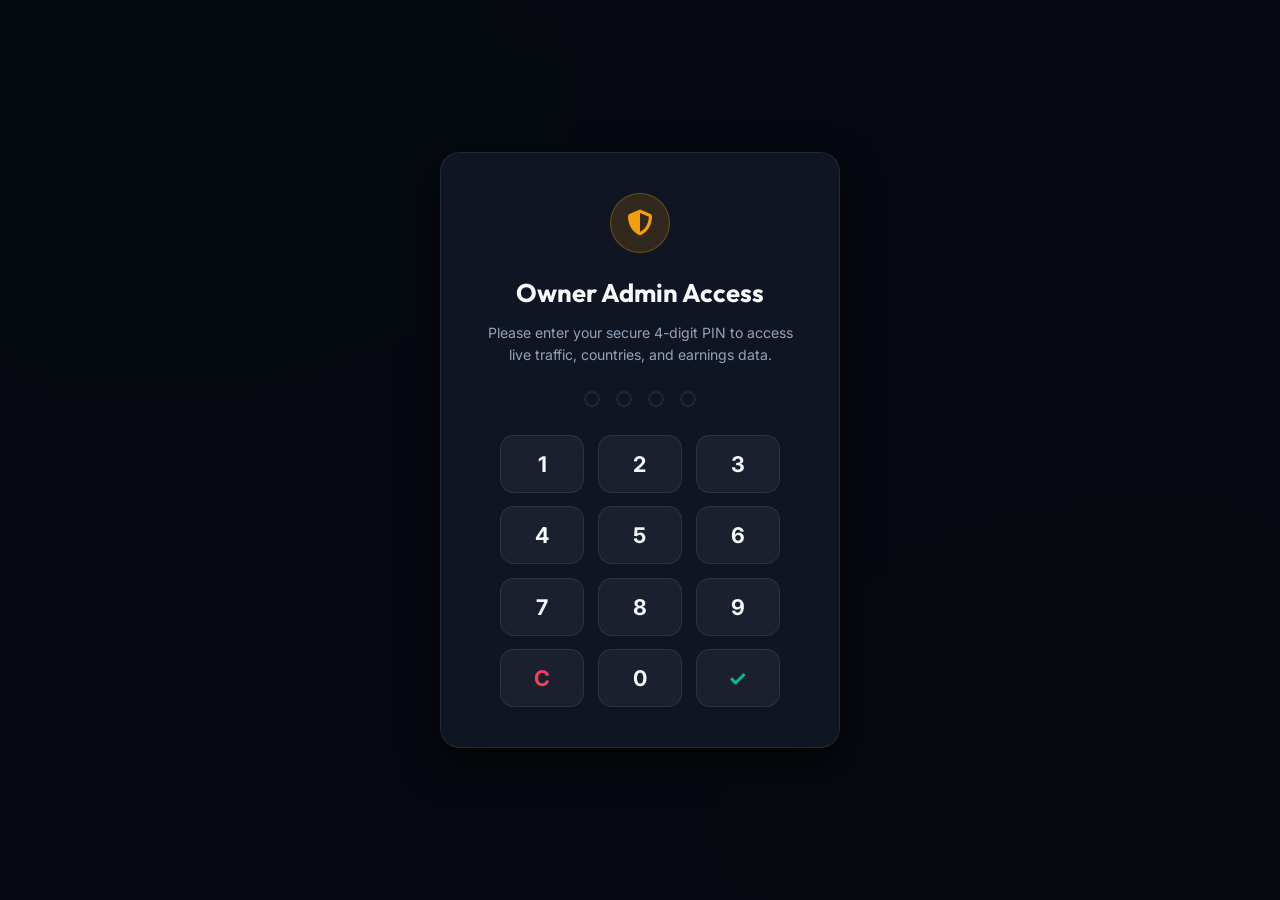
<file: admin.html>
<!DOCTYPE html>
<html lang="en" data-theme="dark">
<head>
  <meta charset="UTF-8">
  <meta name="viewport" content="width=device-width, initial-scale=1.0">
  <title>AffiliPrime Admin - Live Analytics & Affiliate Earnings Hub</title>
  
  <!-- Google Fonts -->
  <link rel="preconnect" href="https://fonts.googleapis.com">
  <link rel="preconnect" href="https://fonts.gstatic.com" crossorigin>
  <link href="https://fonts.googleapis.com/css2?family=Inter:wght@400;500;600;700&family=Outfit:wght@600;700;800;900&display=swap" rel="stylesheet">
  
  <!-- FontAwesome Icons -->
  <link rel="stylesheet" href="https://cdnjs.cloudflare.com/ajax/libs/font-awesome/6.5.1/css/all.min.css">
  
  <!-- Stylesheets -->
  <link rel="stylesheet" href="style.css">
</head>
<body class="admin-body">

  <!-- PIN Protection Lock Screen Overlay -->
  <div class="pin-lock-overlay" id="pinLockOverlay">
    <div class="pin-card">
      <div class="pin-icon">
        <i class="fa-solid fa-shield-halved"></i>
      </div>
      <h2 style="font-family: var(--font-heading); font-size: 1.6rem; margin-bottom: 0.5rem;">
        Owner Admin Access
      </h2>
      <p style="color: var(--text-secondary); font-size: 0.88rem; margin-bottom: 1.5rem;">
        Please enter your secure 4-digit PIN to access live traffic, countries, and earnings data.
      </p>

      <div class="pin-input-display" id="pinDisplay">
        <span class="pin-dot"></span>
        <span class="pin-dot"></span>
        <span class="pin-dot"></span>
        <span class="pin-dot"></span>
      </div>

      <div class="pin-keypad">
        <button class="key-btn" onclick="pressPin('1')">1</button>
        <button class="key-btn" onclick="pressPin('2')">2</button>
        <button class="key-btn" onclick="pressPin('3')">3</button>
        <button class="key-btn" onclick="pressPin('4')">4</button>
        <button class="key-btn" onclick="pressPin('5')">5</button>
        <button class="key-btn" onclick="pressPin('6')">6</button>
        <button class="key-btn" onclick="pressPin('7')">7</button>
        <button class="key-btn" onclick="pressPin('8')">8</button>
        <button class="key-btn" onclick="pressPin('9')">9</button>
        <button class="key-btn key-clear" onclick="clearPin()">C</button>
        <button class="key-btn" onclick="pressPin('0')">0</button>
        <button class="key-btn key-enter" onclick="submitPin()">✓</button>
      </div>


      <div id="pinErrorMsg" style="color: var(--accent-rose); font-size: 0.82rem; margin-top: 0.5rem; display: none;">
        Incorrect PIN. Please try again.
      </div>
    </div>
  </div>

  <!-- Admin Main Dashboard Content -->
  <div class="admin-wrapper" id="adminMainContent" style="display: none;">
    
    <!-- Admin Header -->
    <header class="admin-header">
      <div class="container admin-header-inner">
        <div style="display: flex; align-items: center; gap: 1rem;">
          <a href="index.html" class="logo">
            <div class="logo-icon"><i class="fa-solid fa-chart-line"></i></div>
            <div>Affili<span>Prime</span> <span style="font-size: 0.8rem; font-weight: 600; color: var(--accent-cyan); margin-left: 0.4rem;">ANALYTICS</span></div>
          </a>
          <span class="live-status-pill">
            <span class="pulse-dot"></span>
            <span>Live Sync Active</span>
          </span>
        </div>

        <div class="admin-header-actions">
          <div class="admin-tag-chip">
            <i class="fa-brands fa-amazon text-warning"></i>
            <span>Tracking Tag: <b id="adminTagDisplay">affiliprimehu-20</b></span>
          </div>

          <a href="https://publishers.adsterra.com/statistics" target="_blank" rel="noopener" class="btn-secondary" style="font-size: 0.82rem; padding: 0.5rem 0.9rem; color: #ff5722; border-color: rgba(255, 87, 34, 0.4);" title="View real Adsterra ad balance & payouts">
            <i class="fa-solid fa-chart-pie"></i> Adsterra Real Balance
          </a>

          <a href="https://affiliate-program.amazon.com/home" target="_blank" rel="noopener" class="btn-secondary" style="font-size: 0.82rem; padding: 0.5rem 0.9rem; color: var(--primary); border-color: rgba(245, 158, 11, 0.4);" title="View real Amazon Associate commissions">
            <i class="fa-brands fa-amazon"></i> Amazon Real Earnings
          </a>

          <a href="tiktok-studio.html" target="_blank" class="btn-secondary" style="font-size: 0.82rem; padding: 0.5rem 0.9rem; color: #ec4899; border-color: rgba(236, 72, 153, 0.4);" title="1-Click YouTube Shorts & TikTok Video Creator">
            <i class="fa-solid fa-video"></i> 🎬 Video Creator
          </a>

          <a href="index.html" target="_blank" class="btn-amazon" style="font-size: 0.82rem; padding: 0.55rem 1rem; width: auto;">
            <i class="fa-solid fa-globe"></i> View Website
          </a>

          <button class="action-btn" onclick="logoutAdmin()" title="Lock Dashboard">
            <i class="fa-solid fa-lock"></i>
          </button>
        </div>
      </div>
    </header>

    <main class="container admin-main">
      
      <!-- Real-Time Mode Indicator Banner -->
      <div style="background: rgba(16, 185, 129, 0.08); border: 1px solid rgba(16, 185, 129, 0.3); border-radius: var(--radius-md); padding: 0.85rem 1.25rem; display: flex; justify-content: space-between; align-items: center; margin-bottom: 1.5rem; flex-wrap: wrap; gap: 0.75rem;">
        <div style="display: flex; align-items: center; gap: 0.6rem;">
          <span class="pulse-dot" style="background: var(--accent-emerald); box-shadow: 0 0 10px var(--accent-emerald);"></span>
          <span style="font-weight: 700; color: var(--accent-emerald); font-size: 0.9rem;">100% REAL LIVE TRACKING MODE:</span>
          <span style="color: var(--text-secondary); font-size: 0.82rem;">Only authentic visitors & clicks from the web are recorded.</span>
        </div>
        <div style="display: flex; gap: 0.5rem;">
          <button class="btn-secondary" onclick="handleResetClean()" style="font-size: 0.78rem; padding: 0.4rem 0.8rem; color: var(--accent-rose); border-color: rgba(244, 63, 94, 0.3);" title="Reset counters to 0 to start fresh">
            <i class="fa-solid fa-trash-can"></i> Reset to 0 (Clean Start)
          </button>
          <button class="btn-secondary" onclick="renderDashboard()" style="font-size: 0.78rem; padding: 0.4rem 0.8rem;">
            <i class="fa-solid fa-arrows-rotate"></i> Refresh Now
          </button>
        </div>
      </div>

      <!-- Primary Multi-Stream Earnings Row (4 Distinct Streams) -->
      <div style="margin-bottom: 0.75rem;">
        <h3 style="font-family: var(--font-heading); font-size: 1.15rem; color: var(--text-primary); display: flex; align-items: center; gap: 0.5rem; margin-bottom: 0.25rem;">
          <i class="fa-solid fa-wallet text-warning"></i> Multi-Stream Real Earnings Breakdown
        </h3>
        <p style="color: var(--text-muted); font-size: 0.8rem;">Live estimated earnings from Website Page Views (Ad CPM), Pinterest Referral Traffic, and Amazon Affiliate Commissions</p>
      </div>

      <section class="admin-metrics-grid" style="margin-bottom: 1.5rem;">
        <!-- Stream 1: Website Views (Google / Adsterra CPM) -->
        <div class="metric-card">
          <div class="metric-header">
            <span class="metric-title">🌐 Website Views (Ad CPM)</span>
            <div class="metric-icon" style="background: rgba(6, 182, 212, 0.15); color: var(--accent-cyan);">
              <i class="fa-solid fa-rectangle-ad"></i>
            </div>
          </div>
          <div class="metric-value" style="color: var(--accent-cyan);" id="metricAdRevenue">$0.00</div>
          <div class="metric-trend positive">
            <span>Google &amp; Adsterra CPM Impressions</span>
          </div>
        </div>

        <!-- Stream 2: Pinterest Traffic Earnings -->
        <div class="metric-card">
          <div class="metric-header">
            <span class="metric-title">📌 Pinterest Referral Value</span>
            <div class="metric-icon" style="background: rgba(230, 0, 35, 0.15); color: #e60023;">
              <i class="fa-brands fa-pinterest"></i>
            </div>
          </div>
          <div class="metric-value" style="color: #ff4d6d;" id="metricPinterestRevenue">$0.00</div>
          <div class="metric-trend positive">
            <span id="metricPinterestViewsCount">0 Pinterest Visitors</span>
          </div>
        </div>

        <!-- Stream 3: Amazon Affiliate Commissions -->
        <div class="metric-card">
          <div class="metric-header">
            <span class="metric-title">🛒 Amazon Confirmed Earnings</span>
            <div class="metric-icon" style="background: rgba(245, 158, 11, 0.15); color: var(--primary);">
              <i class="fa-brands fa-amazon"></i>
            </div>
          </div>
          <div class="metric-value" style="color: var(--primary);" id="metricCommission">$0.00</div>
          <div class="metric-trend positive">
            <span id="metricAmazonOrdersTrend">0 Verified Amazon Orders</span>
          </div>
        </div>

        <!-- Stream 4: Total Combined Net Earnings -->
        <div class="metric-card glow-card" style="border-color: rgba(16, 185, 129, 0.5); background: linear-gradient(135deg, rgba(16, 185, 129, 0.08), rgba(19, 26, 42, 0.9));">
          <div class="metric-header">
            <span class="metric-title" style="color: var(--accent-emerald); font-weight: 700;">💰 Total Real Net Earnings</span>
            <div class="metric-icon" style="background: rgba(16, 185, 129, 0.2); color: var(--accent-emerald);">
              <i class="fa-solid fa-sack-dollar"></i>
            </div>
          </div>
          <div class="metric-value" style="color: var(--accent-emerald);" id="metricTotalEarnings">$0.00</div>
          <div class="metric-trend positive">
            <span>Ads CPM + Real Amazon Purchases</span>
          </div>
        </div>
      </section>

      <!-- Secondary Traffic & Engagement Row -->
      <section class="admin-metrics-grid" style="grid-template-columns: repeat(4, 1fr); margin-bottom: 2rem;">
        <div class="metric-card" style="padding: 1.1rem 1.25rem;">
          <div class="metric-header" style="margin-bottom: 0.4rem;">
            <span class="metric-title" style="font-size: 0.8rem;">Real Page Impressions</span>
            <i class="fa-solid fa-eye" style="color: var(--accent-cyan); font-size: 0.9rem;"></i>
          </div>
          <div class="metric-value" style="font-size: 1.6rem; margin-bottom: 0.2rem;" id="metricViews">0</div>
          <div class="metric-trend" style="font-size: 0.75rem;">Unique visitors loaded</div>
        </div>

        <div class="metric-card" style="padding: 1.1rem 1.25rem;">
          <div class="metric-header" style="margin-bottom: 0.4rem;">
            <span class="metric-title" style="font-size: 0.8rem;">Affiliate Store Clicks</span>
            <i class="fa-solid fa-arrow-pointer" style="color: var(--primary); font-size: 0.9rem;"></i>
          </div>
          <div class="metric-value" style="font-size: 1.6rem; margin-bottom: 0.2rem;" id="metricClicks">0</div>
          <div class="metric-trend positive" style="font-size: 0.75rem;">
            <span id="metricCtr">0.0%</span> CTR (Click-Through)
          </div>
        </div>

        <div class="metric-card" style="padding: 1.1rem 1.25rem;">
          <div class="metric-header" style="margin-bottom: 0.4rem;">
            <span class="metric-title" style="font-size: 0.8rem;">Real Amazon Purchases</span>
            <i class="fa-solid fa-cart-shopping" style="color: var(--accent-purple); font-size: 0.9rem;"></i>
          </div>
          <div class="metric-value" style="font-size: 1.6rem; margin-bottom: 0.2rem;" id="metricSales">0 Orders</div>
          <div class="metric-trend" style="font-size: 0.75rem;">Bought on Amazon.com</div>
        </div>

        <div class="metric-card" style="padding: 1.1rem 1.25rem; background: rgba(16, 185, 129, 0.05); border-color: rgba(16, 185, 129, 0.25);">
          <div class="metric-header" style="margin-bottom: 0.4rem;">
            <span class="metric-title" style="font-size: 0.8rem; color: var(--accent-emerald);">Owner Security</span>
            <i class="fa-solid fa-lock" style="color: var(--accent-emerald); font-size: 0.9rem;"></i>
          </div>
          <div style="font-weight: 700; color: var(--text-primary); font-size: 1.1rem; margin-bottom: 0.25rem;">Private Admin</div>
          <div class="metric-trend" style="font-size: 0.75rem; color: var(--accent-emerald);">
            <i class="fa-solid fa-shield-check"></i> Master PIN Protected
          </div>
        </div>
      </section>

      <!-- Two-Column Layout: Country Breakdown & Traffic Sources + Real-time Feed -->
      <div class="admin-sections-grid">
        
        <!-- Left: Country Geolocation Breakdown & Sources -->
        <div style="display: flex; flex-direction: column; gap: 1.75rem;">
          
          <!-- Card 1: Country Breakdown -->
          <div class="admin-card">
            <div class="admin-card-header">
              <div>
                <h3 style="font-family: var(--font-heading); font-size: 1.2rem; display: flex; align-items: center; gap: 0.4rem;">
                  <span>🌍</span> Visitor Country Traffic Breakdown
                </h3>
                <p style="color: var(--text-muted); font-size: 0.8rem;">Real locations of visitors from Pakistan, USA, UK & worldwide</p>
              </div>
              <button class="btn-secondary" onclick="simulateLiveVisit()" style="font-size: 0.75rem; padding: 0.35rem 0.7rem;">
                <i class="fa-solid fa-plus"></i> Simulate Visit
              </button>
            </div>

            <div class="country-list" id="countryListContainer">
              <!-- Rendered dynamically -->
            </div>
          </div>

          <!-- Card 2: Traffic Acquisition Sources -->
          <div class="admin-card">
            <div class="admin-card-header">
              <div>
                <h3 style="font-family: var(--font-heading); font-size: 1.2rem; display: flex; align-items: center; gap: 0.4rem;">
                  <span>🚦</span> Traffic Sources &amp; Referral Channels
                </h3>
                <p style="color: var(--text-muted); font-size: 0.8rem;">Where your website traffic is coming from</p>
              </div>
            </div>

            <div id="trafficSourcesContainer" style="display: flex; flex-direction: column; gap: 1rem;">
              <!-- Rendered dynamically -->
            </div>
          </div>
        </div>

        <!-- Right: Real-time Live Activity Stream & Earning Guide -->
        <div style="display: flex; flex-direction: column; gap: 1.75rem;">
          
          <!-- Card 1: Activity Stream -->
          <div class="admin-card">
            <div class="admin-card-header">
              <div>
                <h3 style="font-family: var(--font-heading); font-size: 1.2rem; display: flex; align-items: center; gap: 0.4rem;">
                  <span>⚡</span> Live Activity Stream
                </h3>
                <p style="color: var(--text-muted); font-size: 0.8rem;">Real-time visitor interactions and affiliate link clicks</p>
              </div>
              <button class="btn-secondary" onclick="refreshDashboard()" style="font-size: 0.75rem; padding: 0.35rem 0.7rem;">
                <i class="fa-solid fa-rotate"></i> Refresh
              </button>
            </div>

            <div class="activity-stream" id="activityStreamContainer">
              <!-- Rendered dynamically -->
            </div>
          </div>

          <!-- Card 2: Revenue Stream Explanation -->
          <div class="admin-card" style="background: rgba(245, 158, 11, 0.04); border-color: rgba(245, 158, 11, 0.25);">
            <h4 style="font-size: 1rem; color: var(--primary); margin-bottom: 0.75rem; display: flex; align-items: center; gap: 0.5rem;">
              <i class="fa-solid fa-circle-question"></i> Website Se Real Earning Kaise Hoti Hai?
            </h4>
            <div style="display: flex; flex-direction: column; gap: 0.65rem; font-size: 0.82rem; line-height: 1.45; color: var(--text-secondary);">
              <div style="display: flex; gap: 0.6rem; align-items: flex-start;">
                <span style="color: var(--accent-cyan); font-weight: 700; font-size: 1rem;">1.</span>
                <div>
                  <b style="color: var(--text-primary);">Website Views (Adsterra Ads):</b> Koi bhi visitor (chahe Pakistan se ho ya bahar se) website par aayega to ads impressions par CPM earning banti hai.
                </div>
              </div>
              <div style="display: flex; gap: 0.6rem; align-items: flex-start;">
                <span style="color: #ff4d6d; font-weight: 700; font-size: 1rem;">2.</span>
                <div>
                  <b style="color: var(--text-primary);">Pinterest Viral Pins:</b> Pinterest par US/UK ke log products dekh kar click karte hain, jahan se high-earning foreign traffic aati hai.
                </div>
              </div>
              <div style="display: flex; gap: 0.6rem; align-items: flex-start;">
                <span style="color: var(--primary); font-weight: 700; font-size: 1rem;">3.</span>
                <div>
                  <b style="color: var(--text-primary);">Amazon Commission:</b> Jab koi "Check Deal" par click kar ke Amazon se koi bhi product buy karega to 3% - 4% direct commission banta hai.
                </div>
              </div>
            </div>
          </div>
        </div>
      </div>

      <!-- Amazon Confirmed Orders Section (Real Purchases Only) -->
      <section class="admin-card" style="margin-top: 2rem; border-color: rgba(245, 158, 11, 0.4); background: linear-gradient(180deg, rgba(245, 158, 11, 0.04), rgba(19, 26, 42, 0.95));">
        <div class="admin-card-header" style="display: flex; justify-content: space-between; align-items: center; flex-wrap: wrap; gap: 1rem;">
          <div>
            <h3 style="font-family: var(--font-heading); font-size: 1.25rem; display: flex; align-items: center; gap: 0.5rem; color: var(--primary);">
              <i class="fa-brands fa-amazon"></i> Amazon Verified Purchases &amp; Orders
            </h3>
            <p style="color: var(--text-muted); font-size: 0.82rem;">Only actual completed purchases through tag <b>affiliprimehu-20</b> are counted as commission</p>
          </div>
          <div style="display: flex; gap: 0.5rem; flex-wrap: wrap;">
            <button class="btn-amazon" onclick="openRecordOrderModal()" style="font-size: 0.8rem; padding: 0.5rem 1rem; width: auto; background: var(--primary); color: #111; font-weight: 700;">
              <i class="fa-solid fa-plus-circle"></i> + Record Amazon Sale
            </button>
            <a href="https://affiliate-program.amazon.com" target="_blank" class="action-btn" style="font-size: 0.8rem; padding: 0.5rem 1rem; background: rgba(255,255,255,0.08); border: 1px solid var(--border-color); color: #fff; text-decoration: none;">
              <i class="fa-solid fa-arrow-up-right-from-square"></i> Open Amazon Associates
            </a>
          </div>
        </div>

        <div class="table-responsive" style="margin-top: 1rem;">
          <table class="admin-table">
            <thead>
              <tr>
                <th>Order / Item Details</th>
                <th>Purchase Price</th>
                <th>Commission Earned</th>
                <th>Order Date</th>
                <th>Status</th>
                <th>Action</th>
              </tr>
            </thead>
            <tbody id="confirmedOrdersTableBody">
              <!-- Rendered dynamically -->
            </tbody>
          </table>
        </div>
      </section>

      <!-- Bottom Row: Product Performance Table -->
      <section class="admin-card" style="margin-top: 2rem;">
        <div class="admin-card-header">
          <div>
            <h3 style="font-family: var(--font-heading); font-size: 1.25rem;">
              🏆 Store Outbound Clicks by Product
            </h3>
            <p style="color: var(--text-muted); font-size: 0.82rem;">Track genuine visitor clicks sending shoppers to Amazon.com</p>
          </div>
        </div>

        <div class="table-responsive">
          <table class="admin-table">
            <thead>
              <tr>
                <th>Product Name</th>
                <th>Price</th>
                <th>Store Clicks</th>
                <th>Traffic Action</th>
                <th>Order Status</th>
              </tr>
            </thead>
            <tbody id="productPerformanceTableBody">
              <!-- Rendered dynamically -->
            </tbody>
          </table>
        </div>
      </section>

      <!-- Admin Utilities & Amazon Associates Guide -->
      <section class="admin-info-banner">
        <div style="font-size: 2.2rem; color: var(--primary);"><i class="fa-brands fa-amazon"></i></div>
        <div>
          <h4 style="font-size: 1.05rem; margin-bottom: 0.35rem;">How Amazon Pays Your Commissions:</h4>
          <p style="color: var(--text-secondary); font-size: 0.85rem; line-height: 1.5;">
            Amazon calculates your exact commission balance at the end of each calendar month and automatically sends payments via <b>Direct Deposit / Bank Transfer</b> or <b>Amazon Gift Card</b> approximately 60 days following the end of each month. Log into your <a href="https://affiliate-program.amazon.com" target="_blank" style="color: var(--amazon-amber); text-decoration: underline;">Amazon Associates Central</a> account to add your bank details and tax interview.
          </p>
        </div>
      </section>

      <!-- Pinterest Viral Auto-Pin & Free USA/UK Traffic Hub -->
      <section class="admin-table-section" id="pinterestHubSection" style="margin-top: 2rem;">
        <div class="section-header" style="display: flex; justify-content: space-between; align-items: center; flex-wrap: wrap; gap: 1rem; margin-bottom: 1.25rem;">
          <div>
            <h3 style="font-size: 1.35rem; display: flex; align-items: center; gap: 0.5rem;">
              <i class="fa-brands fa-pinterest" style="color: #e60023;"></i> Pinterest Viral Traffic &amp; Auto-Pin Command Hub
            </h3>
            <p style="color: var(--text-secondary); font-size: 0.85rem; margin-top: 0.25rem;">
              Pinterest is the #1 traffic engine for USA/UK shopping buyers. Pin these products to get thousands of visitors daily!
            </p>
          </div>
          <div style="display: flex; gap: 0.5rem; flex-wrap: wrap;">
            <a href="pinterest-bulk-pins.csv" download="pinterest-bulk-pins.csv" class="action-btn" style="background: rgba(230, 0, 35, 0.18); color: #ff4d6d; border: 1px solid rgba(230, 0, 35, 0.4); font-weight: 700; padding: 0.5rem 1rem; text-decoration: none;" title="Download all 50 products in official Pinterest CSV format">
              <i class="fa-solid fa-file-csv"></i> Download 50 Pins CSV
            </a>
            <a href="https://www.pinterest.com/settings/bulk-create-pins/" target="_blank" class="action-btn" style="background: #e60023; color: #fff; font-weight: 700; padding: 0.5rem 1rem; text-decoration: none;" title="Go to Pinterest Bulk Create Pins page">
              <i class="fa-solid fa-cloud-arrow-up"></i> 1-Click Upload on Pinterest
            </a>
            <button class="action-btn" id="btnCopyRssFeed" onclick="copyPinterestRss()" style="background: rgba(255,255,255,0.08); color: var(--text-primary); border: 1px solid var(--border-color); font-weight: 600; padding: 0.5rem 1rem;">
              <i class="fa-solid fa-rss"></i> Copy RSS Feed URL
            </button>
          </div>
        </div>

        <!-- 2 Instant Auto-Upload Methods Box -->
        <div style="display: grid; grid-template-columns: 1fr 1fr; gap: 1.25rem; margin-bottom: 1.5rem;">
          <!-- Method 1: Instant Bulk CSV Upload -->
          <div style="background: var(--bg-card); border: 1px solid rgba(230,0,35,0.3); border-radius: var(--radius-md); padding: 1.25rem;">
            <div style="display: flex; align-items: center; gap: 0.6rem; margin-bottom: 0.5rem;">
              <i class="fa-solid fa-bolt" style="color: #ff4d6d; font-size: 1.2rem;"></i>
              <h4 style="font-size: 1.05rem; color: var(--text-primary);">Method 1: Instant 50-Pin Bulk Upload</h4>
            </div>
            <p style="font-size: 0.82rem; color: var(--text-secondary); line-height: 1.5; margin-bottom: 0.85rem;">
              Agar aap chahte hain ke <b>abhi ke abhi saare 50 products Pinterest par upload ho jayein</b>:
              <br>1. Click <b>"Download 50 Pins CSV"</b> button oopar.
              <br>2. Open <a href="https://www.pinterest.com/settings/bulk-create-pins/" target="_blank" style="color: #ff4d6d; text-decoration: underline;">Pinterest Bulk Create Pins</a> aur file drag &amp; drop kar dein!
            </p>
            <a href="pinterest-bulk-pins.csv" download="pinterest-bulk-pins.csv" class="btn-amazon" style="display: inline-flex; width: auto; font-size: 0.82rem; padding: 0.45rem 0.9rem; background: #e60023;">
              <i class="fa-solid fa-download"></i> Download CSV File
            </a>
          </div>

          <!-- Method 2: 24h Auto-Sync RSS -->
          <div style="background: var(--bg-card); border: 1px solid rgba(16,185,129,0.3); border-radius: var(--radius-md); padding: 1.25rem;">
            <div style="display: flex; align-items: center; gap: 0.6rem; margin-bottom: 0.5rem;">
              <i class="fa-solid fa-rotate" style="color: var(--accent-emerald); font-size: 1.2rem;"></i>
              <h4 style="font-size: 1.05rem; color: var(--text-primary);">Method 2: Hands-Free Auto-Publish Feed</h4>
            </div>
            <p style="font-size: 0.82rem; color: var(--text-secondary); line-height: 1.5; margin-bottom: 0.85rem;">
              Aapka RSS feed already Pinterest se connected hai. Pinterest har 24 ghante mein aapki website check karta hai aur naye products automatically post karta rehta hai.
            </p>
            <div style="display: flex; gap: 0.4rem; align-items: center;">
              <input type="text" readonly value="https://zainimranhameed-png.github.io/affiliprime-deals/pinterest-feed.xml" style="flex: 1; padding: 0.4rem 0.6rem; border: 1px solid var(--border-color); border-radius: var(--radius-sm); background: var(--bg-body); color: var(--text-primary); font-family: monospace; font-size: 0.78rem;">
              <button onclick="copyPinterestRss()" class="action-btn" style="padding: 0.4rem 0.75rem; font-size: 0.78rem; background: var(--accent-emerald); color: #fff;">Copy</button>
            </div>
          </div>
        </div>

        <!-- Fast 1-Click Pin Table -->
        <div class="table-responsive">
          <table class="admin-table">
            <thead>
              <tr>
                <th>Product</th>
                <th>Price &amp; Discount</th>
                <th>Category</th>
                <th>Ready-to-Post Viral Copy</th>
                <th style="text-align: center;">1-Click Pin</th>
              </tr>
            </thead>
            <tbody id="pinterestProductList">
              <!-- Rendered dynamically by admin.js -->
            </tbody>
          </table>
        </div>
      </section>

      <!-- 🚀 24-Hour Viral Traffic Growth Engine (TikTok, Reels, WhatsApp, Reddit) -->
      <section class="admin-table-section" id="viralTrafficGrowthSection" style="margin-top: 2rem;">
        <div class="section-header" style="margin-bottom: 1.25rem;">
          <h3 style="font-size: 1.35rem; display: flex; align-items: center; gap: 0.5rem;">
            <i class="fa-solid fa-fire-flame-curved text-warning"></i> 24-Hour Viral Traffic Growth Machine (Challenge Accepted!)
          </h3>
          <p style="color: var(--text-secondary); font-size: 0.85rem; margin-top: 0.25rem;">
            Use these ready-made, copy-paste viral scripts and community broadcasts to drive thousands of free visitors from TikTok, Instagram, WhatsApp, and Facebook today!
          </p>
        </div>

        <div style="display: grid; grid-template-columns: 1fr 1fr; gap: 1.25rem;">
          
          <!-- Card 1: TikTok & Reels 7-Second Viral Script -->
          <div class="admin-card" style="background: var(--bg-card); border-color: rgba(236,72,153,0.3);">
            <div style="display: flex; align-items: center; gap: 0.6rem; margin-bottom: 0.75rem;">
              <i class="fa-brands fa-tiktok" style="color: #ec4899; font-size: 1.3rem;"></i>
              <h4 style="font-size: 1.05rem; color: var(--text-primary);">📱 TikTok &amp; Reels 7-Second Video Format</h4>
            </div>
            <p style="font-size: 0.82rem; color: var(--text-secondary); line-height: 1.45; margin-bottom: 0.75rem;">
              Record a 7-second screen recording of AffiliPrime Deals on your phone with trending aesthetic audio. Add this text on screen:
            </p>
            <div style="background: var(--bg-body); padding: 0.75rem; border-radius: var(--radius-sm); border: 1px solid var(--border-color); font-size: 0.8rem; line-height: 1.4; color: var(--text-primary); margin-bottom: 0.75rem;">
              <b>On-Screen Text:</b> "If you buy from Amazon in 2026, stop paying full price 😭 Found this secret site with up to 40% verified price drops! (Link in bio)"
              <br><br>
              <b>Caption &amp; Tags:</b> "Save this before Amazon fixes the prices! 🔥 Link in bio for all verified deals. #AmazonFinds #TikTokMadeMeBuyIt #TechDeals #AmazonHacks #ViralDeals"
            </div>
            <button class="action-btn" onclick="copyTextToClipboard('If you buy from Amazon in 2026, stop paying full price 😭 Found this secret site with up to 40% verified price drops! (Link in bio)\n\nLink in bio for all verified deals! #AmazonFinds #TikTokMadeMeBuyIt #TechDeals #AmazonHacks #ViralDeals')" style="background: rgba(236,72,153,0.15); color: #ec4899; border: 1px solid rgba(236,72,153,0.3); font-size: 0.8rem; padding: 0.4rem 0.85rem;">
              <i class="fa-solid fa-copy"></i> Copy TikTok Script
            </button>
          </div>

          <!-- Card 2: WhatsApp Group & Status Broadcast -->
          <div class="admin-card" style="background: var(--bg-card); border-color: rgba(37,211,102,0.3);">
            <div style="display: flex; align-items: center; gap: 0.6rem; margin-bottom: 0.75rem;">
              <i class="fa-brands fa-whatsapp" style="color: #25D366; font-size: 1.3rem;"></i>
              <h4 style="font-size: 1.05rem; color: var(--text-primary);">💬 WhatsApp &amp; Group Viral Broadcast</h4>
            </div>
            <p style="font-size: 0.82rem; color: var(--text-secondary); line-height: 1.45; margin-bottom: 0.75rem;">
              Send this message to your WhatsApp groups, family chats, and status to get instant clicks:
            </p>
            <div style="background: var(--bg-body); padding: 0.75rem; border-radius: var(--radius-sm); border: 1px solid var(--border-color); font-size: 0.8rem; line-height: 1.4; color: var(--text-primary); margin-bottom: 0.75rem;">
              🔥 <b>Amazon Prime Flash Drops LIVE!</b><br>
              Sony Headphones (13% OFF), MacBook Air M3, Air Fryers &amp; trending gadgets with verified Prime discounts.<br><br>
              Check current deals here before stock runs out:<br>
              👉 https://zainimranhameed-png.github.io/affiliprime-deals/
            </div>
            <button class="action-btn" onclick="copyTextToClipboard('🔥 Amazon Prime Flash Drops LIVE!\nSony Headphones (13% OFF), MacBook Air M3, Air Fryers & trending gadgets with verified Prime discounts.\n\nCheck current deals here before stock runs out:\n👉 https://zainimranhameed-png.github.io/affiliprime-deals/')" style="background: rgba(37,211,102,0.15); color: #25D366; border: 1px solid rgba(37,211,102,0.3); font-size: 0.8rem; padding: 0.4rem 0.85rem;">
              <i class="fa-solid fa-copy"></i> Copy WhatsApp Message
            </button>
          </div>

          <!-- Card 3: Facebook Groups & Deal Forums -->
          <div class="admin-card" style="background: var(--bg-card); border-color: rgba(24,119,242,0.3);">
            <div style="display: flex; align-items: center; gap: 0.6rem; margin-bottom: 0.75rem;">
              <i class="fa-brands fa-facebook" style="color: #1877f2; font-size: 1.3rem;"></i>
              <h4 style="font-size: 1.05rem; color: var(--text-primary);">👥 Facebook Shopping &amp; Deal Groups</h4>
            </div>
            <p style="font-size: 0.82rem; color: var(--text-secondary); line-height: 1.45; margin-bottom: 0.75rem;">
              Post in groups like "Amazon Deals &amp; Steals", "Budget Tech Finds", or "Gadget Reviews":
            </p>
            <div style="background: var(--bg-body); padding: 0.75rem; border-radius: var(--radius-sm); border: 1px solid var(--border-color); font-size: 0.8rem; line-height: 1.4; color: var(--text-primary); margin-bottom: 0.75rem;">
              ⚡ <b>Top Verified Amazon Price Drops (Tested &amp; In-Stock)</b><br>
              Curated list of the highest-rated Amazon deals for this week with full feature comparisons and authentic user reviews.<br>
              Link: https://zainimranhameed-png.github.io/affiliprime-deals/
            </div>
            <button class="action-btn" onclick="copyTextToClipboard('⚡ Top Verified Amazon Price Drops (Tested & In-Stock)\nCurated list of the highest-rated Amazon deals for this week with full feature comparisons and authentic user reviews.\n\nCheck deals: https://zainimranhameed-png.github.io/affiliprime-deals/')" style="background: rgba(24,119,242,0.15); color: #1877f2; border: 1px solid rgba(24,119,242,0.3); font-size: 0.8rem; padding: 0.4rem 0.85rem;">
              <i class="fa-solid fa-copy"></i> Copy Facebook Post
            </button>
          </div>

          <!-- Card 4: Reddit Deals Strategy -->
          <div class="admin-card" style="background: var(--bg-card); border-color: rgba(255,69,0,0.3);">
            <div style="display: flex; align-items: center; gap: 0.6rem; margin-bottom: 0.75rem;">
              <i class="fa-brands fa-reddit" style="color: #ff4500; font-size: 1.3rem;"></i>
              <h4 style="font-size: 1.05rem; color: var(--text-primary);">🤖 Reddit Deals &amp; AmazonFinds Posts</h4>
            </div>
            <p style="font-size: 0.82rem; color: var(--text-secondary); line-height: 1.45; margin-bottom: 0.75rem;">
              Drop thoughtful comments or posts in <code>r/deals</code>, <code>r/amazondeals</code>, or <code>r/goodvalue</code>:
            </p>
            <div style="background: var(--bg-body); padding: 0.75rem; border-radius: var(--radius-sm); border: 1px solid var(--border-color); font-size: 0.8rem; line-height: 1.4; color: var(--text-primary); margin-bottom: 0.75rem;">
              <b>Title:</b> Handpicked verified Amazon tech &amp; lifestyle deals with active discounts.<br>
              <b>Body:</b> Put together a clean comparison of the top verified price drops (Sony WH-1000XM5, MacBook Air M3, Ninja Air Fryer). Live specs &amp; reviews: https://zainimranhameed-png.github.io/affiliprime-deals/
            </div>
            <button class="action-btn" onclick="copyTextToClipboard('Handpicked verified Amazon tech & lifestyle deals with active discounts.\n\nPut together a clean comparison of the top verified price drops (Sony WH-1000XM5, MacBook Air M3, Ninja Air Fryer). Live specs & reviews: https://zainimranhameed-png.github.io/affiliprime-deals/')" style="background: rgba(255,69,0,0.15); color: #ff4500; border: 1px solid rgba(255,69,0,0.3); font-size: 0.8rem; padding: 0.4rem 0.85rem;">
              <i class="fa-solid fa-copy"></i> Copy Reddit Post
            </button>
          </div>
        </div>
      </section>

    </main>
  </div>

  <!-- Modal: Record Confirmed Amazon Order -->
  <div id="recordOrderModal" class="modal" style="display: none; position: fixed; inset: 0; background: rgba(0,0,0,0.75); z-index: 9999; justify-content: center; align-items: center; padding: 1rem; backdrop-filter: blur(4px);">
    <div style="background: var(--bg-card); border: 1px solid var(--border-color); border-radius: var(--radius-lg); max-width: 480px; width: 100%; padding: 1.5rem; box-shadow: 0 10px 30px rgba(0,0,0,0.5);">
      <div style="display: flex; justify-content: space-between; align-items: center; margin-bottom: 1.25rem;">
        <h3 style="font-family: var(--font-heading); font-size: 1.2rem; display: flex; align-items: center; gap: 0.5rem; color: var(--primary);">
          <i class="fa-brands fa-amazon"></i> Record Verified Amazon Sale
        </h3>
        <button type="button" onclick="closeRecordOrderModal()" style="background: none; border: none; color: var(--text-muted); font-size: 1.4rem; cursor: pointer;">&times;</button>
      </div>
      
      <p style="font-size: 0.82rem; color: var(--text-secondary); margin-bottom: 1.25rem;">
        Jab Amazon Associates portal me koi product khareeda jaye, toh uski entry yahan add karein taake dashboard par sirf <b>real bought items</b> aur <b>actual earnings</b> show hon.
      </p>

      <form id="recordOrderForm" onsubmit="handleRecordOrderSubmit(event)">
        <div style="margin-bottom: 1rem;">
          <label style="display: block; font-size: 0.8rem; font-weight: 600; color: var(--text-primary); margin-bottom: 0.35rem;">Product Name / Item Bought</label>
          <input type="text" id="orderProductTitle" required placeholder="e.g. Sony WH-1000XM5 Headphones" style="width: 100%; background: var(--bg-body); border: 1px solid var(--border-color); color: #fff; padding: 0.6rem 0.8rem; border-radius: var(--radius-sm); font-size: 0.88rem;">
        </div>

        <div style="display: grid; grid-template-columns: 1fr 1fr; gap: 0.85rem; margin-bottom: 1rem;">
          <div>
            <label style="display: block; font-size: 0.8rem; font-weight: 600; color: var(--text-primary); margin-bottom: 0.35rem;">Customer Paid ($)</label>
            <input type="number" id="orderSalePrice" step="0.01" required placeholder="348.00" style="width: 100%; background: var(--bg-body); border: 1px solid var(--border-color); color: #fff; padding: 0.6rem 0.8rem; border-radius: var(--radius-sm); font-size: 0.88rem;">
          </div>
          <div>
            <label style="display: block; font-size: 0.8rem; font-weight: 600; color: var(--text-primary); margin-bottom: 0.35rem;">Commission Earned ($)</label>
            <input type="number" id="orderCommissionEarned" step="0.01" required placeholder="12.18" style="width: 100%; background: var(--bg-body); border: 1px solid var(--border-color); color: #fff; padding: 0.6rem 0.8rem; border-radius: var(--radius-sm); font-size: 0.88rem;">
          </div>
        </div>

        <div style="margin-bottom: 1.25rem;">
          <label style="display: block; font-size: 0.8rem; font-weight: 600; color: var(--text-primary); margin-bottom: 0.35rem;">Order Date</label>
          <input type="date" id="orderDate" required style="width: 100%; background: var(--bg-body); border: 1px solid var(--border-color); color: #fff; padding: 0.6rem 0.8rem; border-radius: var(--radius-sm); font-size: 0.88rem;">
        </div>

        <div style="display: flex; gap: 0.75rem; justify-content: flex-end;">
          <button type="button" onclick="closeRecordOrderModal()" class="action-btn" style="background: rgba(255,255,255,0.08); color: #fff; padding: 0.5rem 1rem;">Cancel</button>
          <button type="submit" class="btn-amazon" style="width: auto; padding: 0.5rem 1.25rem; font-weight: 700; background: var(--primary); color: #111;">Save Confirmed Order</button>
        </div>
      </form>
    </div>
  </div>

  <!-- Scripts -->
  <script src="data/products.js?v=9.0"></script>
  <script src="analytics.js?v=9.0"></script>
  <script src="admin.js?v=9.0"></script>
</body>
</html>
</file>
<file: style.css>
/* ==========================================================================
   AffiliPrime Hub - Premium Amazon Affiliate Design System
   ========================================================================== */

:root {
  /* Color Palette - Dark Theme (Default) */
  --bg-primary: #0b0f19;
  --bg-secondary: #111827;
  --bg-card: rgba(19, 26, 42, 0.75);
  --bg-card-hover: rgba(28, 38, 62, 0.9);
  --bg-glass: rgba(17, 24, 39, 0.85);
  
  --text-primary: #f8fafc;
  --text-secondary: #94a3b8;
  --text-muted: #64748b;
  
  /* Brand & Accent Gradients */
  --primary: #f59e0b;
  --primary-hover: #d97706;
  --primary-glow: rgba(245, 158, 11, 0.25);
  --amazon-amber: #ff9900;
  --amazon-amber-dark: #e68a00;
  --accent-cyan: #06b6d4;
  --accent-purple: #8b5cf6;
  --accent-emerald: #10b981;
  --accent-rose: #f43f5e;
  
  --border-color: rgba(255, 255, 255, 0.08);
  --border-focus: rgba(245, 158, 11, 0.5);
  
  /* Badges & Highlights */
  --badge-hot: linear-gradient(135deg, #ef4444, #f97316);
  --badge-editor: linear-gradient(135deg, #8b5cf6, #3b82f6);
  --badge-trending: linear-gradient(135deg, #06b6d4, #3b82f6);
  --badge-deal: linear-gradient(135deg, #10b981, #059669);
  
  /* Shadows */
  --shadow-sm: 0 2px 8px rgba(0, 0, 0, 0.3);
  --shadow-md: 0 8px 24px rgba(0, 0, 0, 0.4);
  --shadow-lg: 0 16px 40px rgba(0, 0, 0, 0.6);
  --shadow-glow: 0 0 25px rgba(245, 158, 11, 0.2);
  
  /* Typography */
  --font-main: 'Inter', -apple-system, BlinkMacSystemFont, "Segoe UI", Roboto, sans-serif;
  --font-heading: 'Outfit', -apple-system, BlinkMacSystemFont, sans-serif;
  
  /* Layout */
  --radius-sm: 8px;
  --radius-md: 14px;
  --radius-lg: 20px;
  --radius-full: 9999px;
  --container-max: 1320px;
  --transition-fast: 0.2s cubic-bezier(0.4, 0, 0.2, 1);
  --transition-smooth: 0.35s cubic-bezier(0.16, 1, 0.3, 1);
}

/* Light Theme Variables */
[data-theme="light"] {
  --bg-primary: #f8fafc;
  --bg-secondary: #ffffff;
  --bg-card: rgba(255, 255, 255, 0.9);
  --bg-card-hover: #ffffff;
  --bg-glass: rgba(255, 255, 255, 0.9);
  
  --text-primary: #0f172a;
  --text-secondary: #475569;
  --text-muted: #94a3b8;
  
  --border-color: rgba(0, 0, 0, 0.08);
  --border-focus: rgba(245, 158, 11, 0.6);
  
  --shadow-sm: 0 2px 8px rgba(0, 0, 0, 0.05);
  --shadow-md: 0 10px 30px rgba(0, 0, 0, 0.08);
  --shadow-lg: 0 20px 45px rgba(0, 0, 0, 0.12);
  --shadow-glow: 0 0 25px rgba(245, 158, 11, 0.15);
}

/* Base Resets */
* {
  margin: 0;
  padding: 0;
  box-sizing: border-box;
}

html {
  scroll-behavior: smooth;
  font-size: 16px;
}

body {
  font-family: var(--font-main);
  background-color: var(--bg-primary);
  color: var(--text-primary);
  line-height: 1.6;
  overflow-x: hidden;
  transition: background-color var(--transition-smooth), color var(--transition-smooth);
  background-image: 
    radial-gradient(at 0% 0%, rgba(245, 158, 11, 0.05) 0px, transparent 50%),
    radial-gradient(at 100% 0%, rgba(139, 92, 246, 0.06) 0px, transparent 50%),
    radial-gradient(at 50% 100%, rgba(6, 182, 212, 0.05) 0px, transparent 50%);
  background-attachment: fixed;
  min-height: 100vh;
}

a {
  color: inherit;
  text-decoration: none;
}

button, input, select {
  font-family: inherit;
}

.container {
  width: 100%;
  max-width: var(--container-max);
  margin: 0 auto;
  padding: 0 1.5rem;
}

/* ==========================================================================
   Affiliate Disclosure Banner
   ========================================================================== */
.affiliate-top-bar {
  background: linear-gradient(90deg, #1e293b, #0f172a);
  border-bottom: 1px solid var(--border-color);
  font-size: 0.82rem;
  padding: 0.5rem 0;
  color: var(--text-secondary);
}

.affiliate-top-bar .container {
  display: flex;
  justify-content: space-between;
  align-items: center;
  flex-wrap: wrap;
  gap: 0.5rem;
}

.affiliate-tag-status {
  display: flex;
  align-items: center;
  gap: 0.4rem;
}

.tag-badge {
  background: rgba(245, 158, 11, 0.15);
  color: var(--primary);
  padding: 0.15rem 0.6rem;
  border-radius: var(--radius-full);
  font-weight: 600;
  font-size: 0.78rem;
  border: 1px solid rgba(245, 158, 11, 0.3);
}

.config-tag-btn {
  background: none;
  border: none;
  color: var(--amazon-amber);
  cursor: pointer;
  font-size: 0.8rem;
  font-weight: 600;
  text-decoration: underline;
  display: inline-flex;
  align-items: center;
  gap: 0.25rem;
}

.config-tag-btn:hover {
  color: #fbbf24;
}

/* ==========================================================================
   Header & Navigation
   ========================================================================== */
.header {
  position: sticky;
  top: 0;
  z-index: 100;
  background: var(--bg-glass);
  backdrop-filter: blur(16px);
  -webkit-backdrop-filter: blur(16px);
  border-bottom: 1px solid var(--border-color);
  transition: all var(--transition-fast);
}

.header-content {
  display: flex;
  justify-content: space-between;
  align-items: center;
  height: 74px;
}

.logo {
  display: flex;
  align-items: center;
  gap: 0.75rem;
  font-family: var(--font-heading);
  font-size: 1.45rem;
  font-weight: 800;
  letter-spacing: -0.02em;
}

.logo-icon {
  width: 40px;
  height: 40px;
  background: linear-gradient(135deg, #ff9900, #f59e0b);
  border-radius: var(--radius-md);
  display: flex;
  align-items: center;
  justify-content: center;
  color: #111;
  font-size: 1.25rem;
  box-shadow: 0 4px 14px rgba(245, 158, 11, 0.4);
}

.logo span {
  background: linear-gradient(135deg, #ff9900, #f8fafc);
  -webkit-background-clip: text;
  -webkit-text-fill-color: transparent;
}

[data-theme="light"] .logo span {
  background: linear-gradient(135deg, #d97706, #0f172a);
  -webkit-background-clip: text;
  -webkit-text-fill-color: transparent;
}

.nav-links {
  display: flex;
  align-items: center;
  gap: 1.8rem;
  list-style: none;
}

.nav-link {
  color: var(--text-secondary);
  font-weight: 500;
  font-size: 0.95rem;
  transition: color var(--transition-fast);
  position: relative;
}

.nav-link:hover, .nav-link.active {
  color: var(--primary);
}

.header-actions {
  display: flex;
  align-items: center;
  gap: 0.85rem;
}

.action-btn {
  background: var(--bg-card);
  border: 1px solid var(--border-color);
  color: var(--text-primary);
  width: 42px;
  height: 42px;
  border-radius: var(--radius-md);
  display: flex;
  align-items: center;
  justify-content: center;
  cursor: pointer;
  transition: all var(--transition-fast);
  position: relative;
}

.action-btn:hover {
  background: var(--bg-card-hover);
  border-color: var(--border-focus);
  transform: translateY(-2px);
}

.compare-badge-count {
  position: absolute;
  top: -4px;
  right: -4px;
  background: var(--accent-rose);
  color: white;
  font-size: 0.7rem;
  font-weight: 700;
  width: 18px;
  height: 18px;
  border-radius: 50%;
  display: flex;
  align-items: center;
  justify-content: center;
}

.btn-tag-settings {
  background: linear-gradient(135deg, rgba(245, 158, 11, 0.15), rgba(255, 153, 0, 0.25));
  border: 1px solid rgba(245, 158, 11, 0.4);
  color: var(--primary);
  padding: 0.55rem 1rem;
  border-radius: var(--radius-md);
  font-weight: 600;
  font-size: 0.88rem;
  display: flex;
  align-items: center;
  gap: 0.5rem;
  cursor: pointer;
  transition: all var(--transition-fast);
}

.btn-tag-settings:hover {
  background: linear-gradient(135deg, var(--amazon-amber), var(--primary));
  color: #111;
  box-shadow: var(--shadow-glow);
}

/* ==========================================================================
   Hero Section
   ========================================================================== */
.hero {
  padding: 3.5rem 0 2.5rem;
  position: relative;
}

.hero-grid {
  display: grid;
  grid-template-columns: 1.2fr 0.8fr;
  gap: 2.5rem;
  align-items: center;
}

.hero-badge {
  display: inline-flex;
  align-items: center;
  gap: 0.5rem;
  background: rgba(245, 158, 11, 0.12);
  border: 1px solid rgba(245, 158, 11, 0.25);
  color: var(--primary);
  padding: 0.4rem 1rem;
  border-radius: var(--radius-full);
  font-size: 0.85rem;
  font-weight: 600;
  margin-bottom: 1.25rem;
}

.hero-badge .pulse-dot {
  width: 8px;
  height: 8px;
  background: var(--amazon-amber);
  border-radius: 50%;
  box-shadow: 0 0 10px var(--amazon-amber);
  animation: pulse 1.5s infinite;
}

@keyframes pulse {
  0% { transform: scale(0.95); opacity: 0.7; }
  50% { transform: scale(1.3); opacity: 1; }
  100% { transform: scale(0.95); opacity: 0.7; }
}

.hero-title {
  font-family: var(--font-heading);
  font-size: 3.1rem;
  font-weight: 800;
  line-height: 1.15;
  margin-bottom: 1.25rem;
  letter-spacing: -0.03em;
}

.hero-title .gradient-text {
  background: linear-gradient(135deg, #ff9900 0%, #f59e0b 50%, #fbbf24 100%);
  -webkit-background-clip: text;
  -webkit-text-fill-color: transparent;
}

.hero-description {
  color: var(--text-secondary);
  font-size: 1.1rem;
  max-width: 580px;
  margin-bottom: 2rem;
}

.hero-stats {
  display: flex;
  gap: 2rem;
  margin-top: 1.5rem;
}

.stat-item {
  display: flex;
  flex-direction: column;
}

.stat-number {
  font-family: var(--font-heading);
  font-size: 1.6rem;
  font-weight: 800;
  color: var(--text-primary);
}

.stat-label {
  font-size: 0.82rem;
  color: var(--text-muted);
}

/* Hero Spotlight Card */
.hero-spotlight-card {
  background: var(--bg-card);
  border: 1px solid var(--border-color);
  border-radius: var(--radius-lg);
  padding: 1.75rem;
  position: relative;
  box-shadow: var(--shadow-lg);
  backdrop-filter: blur(12px);
  overflow: hidden;
  transition: transform var(--transition-smooth), border-color var(--transition-smooth);
}

.hero-spotlight-card:hover {
  transform: translateY(-4px);
  border-color: rgba(245, 158, 11, 0.4);
}

.spotlight-ribbon {
  position: absolute;
  top: 1rem;
  right: 1rem;
  background: var(--badge-hot);
  color: white;
  padding: 0.35rem 0.85rem;
  border-radius: var(--radius-full);
  font-size: 0.75rem;
  font-weight: 700;
  text-transform: uppercase;
  letter-spacing: 0.05em;
  box-shadow: 0 4px 12px rgba(239, 68, 68, 0.35);
}

.spotlight-image-container {
  height: 230px;
  display: flex;
  align-items: center;
  justify-content: center;
  margin-bottom: 1.25rem;
  overflow: hidden;
  border-radius: var(--radius-md);
  background: rgba(0, 0, 0, 0.2);
}

.spotlight-image-container img {
  max-height: 100%;
  max-width: 100%;
  object-fit: cover;
  transition: transform 0.5s ease;
}

.hero-spotlight-card:hover .spotlight-image-container img {
  transform: scale(1.05);
}

.spotlight-title {
  font-size: 1.2rem;
  font-weight: 700;
  margin-bottom: 0.5rem;
  line-height: 1.35;
}

.spotlight-price-row {
  display: flex;
  align-items: center;
  justify-content: space-between;
  margin: 1rem 0 1.25rem;
}

.spotlight-price {
  font-size: 1.5rem;
  font-weight: 800;
  color: var(--primary);
}

.spotlight-original-price {
  color: var(--text-muted);
  text-decoration: line-through;
  font-size: 1rem;
  margin-left: 0.5rem;
}

/* ==========================================================================
   Buttons & CTAs
   ========================================================================== */
.btn-amazon {
  background: linear-gradient(135deg, #ff9900, #f59e0b);
  color: #111827;
  font-weight: 700;
  padding: 0.75rem 1.4rem;
  border-radius: var(--radius-md);
  border: none;
  cursor: pointer;
  display: inline-flex;
  align-items: center;
  justify-content: center;
  gap: 0.5rem;
  box-shadow: 0 4px 14px rgba(245, 158, 11, 0.35);
  transition: all var(--transition-fast);
  text-align: center;
  font-size: 0.95rem;
  width: 100%;
}

.btn-amazon:hover {
  background: linear-gradient(135deg, #fbbf24, #ff9900);
  transform: translateY(-2px);
  box-shadow: 0 6px 20px rgba(245, 158, 11, 0.5);
}

.btn-secondary {
  background: rgba(255, 255, 255, 0.05);
  border: 1px solid var(--border-color);
  color: var(--text-primary);
  font-weight: 600;
  padding: 0.65rem 1.1rem;
  border-radius: var(--radius-md);
  cursor: pointer;
  display: inline-flex;
  align-items: center;
  justify-content: center;
  gap: 0.4rem;
  transition: all var(--transition-fast);
  font-size: 0.88rem;
}

.btn-secondary:hover {
  background: rgba(255, 255, 255, 0.1);
  border-color: var(--border-focus);
}

/* ==========================================================================
   Search, Category & Filter Bar
   ========================================================================== */
.filter-section {
  padding: 1.5rem 0 2rem;
  position: relative;
  z-index: 90;
  background: var(--bg-secondary);
  border-bottom: 1px solid var(--border-color);
  margin-bottom: 2rem;
}

.filter-controls-row {
  display: flex;
  align-items: center;
  gap: 1rem;
  flex-wrap: wrap;
  justify-content: space-between;
}

.search-box-wrapper {
  position: relative;
  flex: 1;
  min-width: 280px;
}

.search-icon {
  position: absolute;
  left: 1rem;
  top: 50%;
  transform: translateY(-50%);
  color: var(--text-muted);
  pointer-events: none;
}

.search-input {
  width: 100%;
  background: var(--bg-card);
  border: 1px solid var(--border-color);
  color: var(--text-primary);
  padding: 0.75rem 1rem 0.75rem 2.75rem;
  border-radius: var(--radius-md);
  font-size: 0.95rem;
  outline: none;
  transition: all var(--transition-fast);
}

.search-input:focus {
  border-color: var(--primary);
  box-shadow: 0 0 0 3px var(--primary-glow);
}

.category-chips {
  display: flex;
  gap: 0.5rem;
  overflow-x: auto;
  padding-bottom: 0.25rem;
  scrollbar-width: none;
}

.category-chips::-webkit-scrollbar {
  display: none;
}

.chip-btn {
  background: var(--bg-card);
  border: 1px solid var(--border-color);
  color: var(--text-secondary);
  padding: 0.55rem 1rem;
  border-radius: var(--radius-full);
  font-size: 0.88rem;
  font-weight: 500;
  cursor: pointer;
  white-space: nowrap;
  transition: all var(--transition-fast);
  display: flex;
  align-items: center;
  gap: 0.4rem;
}

.chip-btn:hover {
  border-color: var(--border-focus);
  color: var(--text-primary);
}

.chip-btn.active {
  background: linear-gradient(135deg, rgba(245, 158, 11, 0.2), rgba(255, 153, 0, 0.3));
  border-color: var(--primary);
  color: var(--primary);
  font-weight: 600;
}

.sort-select {
  background: var(--bg-card);
  border: 1px solid var(--border-color);
  color: var(--text-primary);
  padding: 0.7rem 1.2rem;
  border-radius: var(--radius-md);
  font-size: 0.9rem;
  outline: none;
  cursor: pointer;
  transition: border-color var(--transition-fast);
}

.sort-select:focus {
  border-color: var(--primary);
}

/* ==========================================================================
   Product Grid & Cards
   ========================================================================== */
.products-section {
  padding-bottom: 5rem;
}

.section-header {
  display: flex;
  justify-content: space-between;
  align-items: flex-end;
  margin-bottom: 2rem;
}

.section-title {
  font-family: var(--font-heading);
  font-size: 1.85rem;
  font-weight: 800;
}

.products-count {
  color: var(--text-muted);
  font-size: 0.95rem;
}

.product-grid {
  display: grid;
  grid-template-columns: repeat(auto-fill, minmax(310px, 1fr));
  gap: 1.75rem;
}

.product-card {
  background: var(--bg-card);
  border: 1px solid var(--border-color);
  border-radius: var(--radius-lg);
  padding: 1.25rem;
  display: flex;
  flex-direction: column;
  position: relative;
  transition: transform var(--transition-smooth), border-color var(--transition-smooth), box-shadow var(--transition-smooth);
  backdrop-filter: blur(8px);
}

.product-card:hover {
  transform: translateY(-6px);
  border-color: rgba(245, 158, 11, 0.35);
  box-shadow: var(--shadow-lg);
}

.card-top-row {
  display: flex;
  justify-content: space-between;
  align-items: center;
  position: absolute;
  top: 1.25rem;
  left: 1.25rem;
  right: 1.25rem;
  z-index: 2;
}

.card-badge {
  color: white;
  padding: 0.25rem 0.65rem;
  border-radius: var(--radius-full);
  font-size: 0.72rem;
  font-weight: 700;
  text-transform: uppercase;
  letter-spacing: 0.03em;
}

.card-badge.hot { background: var(--badge-hot); }
.card-badge.editor { background: var(--badge-editor); }
.card-badge.trending { background: var(--badge-trending); }
.card-badge.deal { background: var(--badge-deal); }

.card-actions-fav {
  background: rgba(0, 0, 0, 0.4);
  backdrop-filter: blur(6px);
  border: 1px solid rgba(255, 255, 255, 0.1);
  color: var(--text-muted);
  width: 34px;
  height: 34px;
  border-radius: 50%;
  display: flex;
  align-items: center;
  justify-content: center;
  cursor: pointer;
  transition: all var(--transition-fast);
}

.card-actions-fav:hover, .card-actions-fav.active {
  color: var(--accent-rose);
  border-color: var(--accent-rose);
  transform: scale(1.1);
}

.card-image-box {
  width: 100%;
  height: 210px;
  border-radius: var(--radius-md);
  overflow: hidden;
  margin-bottom: 1.15rem;
  background: rgba(0, 0, 0, 0.2);
  display: flex;
  align-items: center;
  justify-content: center;
  cursor: pointer;
}

.card-image-box img {
  width: 100%;
  height: 100%;
  object-fit: cover;
  transition: transform 0.5s ease;
}

.product-card:hover .card-image-box img {
  transform: scale(1.06);
}

.card-category {
  font-size: 0.78rem;
  font-weight: 600;
  color: var(--primary);
  text-transform: uppercase;
  letter-spacing: 0.05em;
  margin-bottom: 0.35rem;
}

.card-title {
  font-size: 1.05rem;
  font-weight: 700;
  line-height: 1.35;
  margin-bottom: 0.5rem;
  cursor: pointer;
  display: -webkit-box;
  -webkit-line-clamp: 2;
  -webkit-box-orient: vertical;
  overflow: hidden;
  transition: color var(--transition-fast);
}

.card-title:hover {
  color: var(--primary);
}

.card-tagline {
  color: var(--text-secondary);
  font-size: 0.85rem;
  line-height: 1.4;
  margin-bottom: 0.85rem;
  display: -webkit-box;
  -webkit-line-clamp: 2;
  -webkit-box-orient: vertical;
  overflow: hidden;
}

.card-rating-row {
  display: flex;
  align-items: center;
  gap: 0.4rem;
  margin-bottom: 0.85rem;
  font-size: 0.85rem;
}

.stars {
  color: #fbbf24;
  display: flex;
  align-items: center;
}

.reviews-count {
  color: var(--text-muted);
  font-size: 0.8rem;
}

.card-pros-preview {
  list-style: none;
  margin-bottom: 1.25rem;
  display: flex;
  flex-direction: column;
  gap: 0.3rem;
}

.card-pros-preview li {
  font-size: 0.78rem;
  color: var(--text-secondary);
  display: flex;
  align-items: center;
  gap: 0.35rem;
}

.card-pros-preview li::before {
  content: "✓";
  color: var(--accent-emerald);
  font-weight: bold;
}

.card-bottom-row {
  margin-top: auto;
  display: flex;
  flex-direction: column;
  gap: 0.75rem;
}

.card-price-info {
  display: flex;
  align-items: baseline;
  justify-content: space-between;
}

.card-price-current {
  font-size: 1.45rem;
  font-weight: 800;
  color: var(--text-primary);
  font-family: var(--font-heading);
}

.card-price-discount {
  background: rgba(16, 185, 129, 0.15);
  color: var(--accent-emerald);
  font-size: 0.78rem;
  font-weight: 700;
  padding: 0.2rem 0.5rem;
  border-radius: var(--radius-sm);
  border: 1px solid rgba(16, 185, 129, 0.3);
}

.card-buttons-group {
  display: grid;
  grid-template-columns: 1fr auto;
  gap: 0.5rem;
}

.btn-card-compare {
  background: rgba(255, 255, 255, 0.05);
  border: 1px solid var(--border-color);
  color: var(--text-secondary);
  padding: 0 0.8rem;
  border-radius: var(--radius-md);
  cursor: pointer;
  display: flex;
  align-items: center;
  justify-content: center;
  transition: all var(--transition-fast);
}

.btn-card-compare:hover, .btn-card-compare.active {
  background: rgba(6, 182, 212, 0.15);
  border-color: var(--accent-cyan);
  color: var(--accent-cyan);
}

/* ==========================================================================
   Product Detail & Quick View Modal
   ========================================================================== */
/* ==========================================================================
   Universal Modal Backdrop & Modal Card (Spin Wheel, AI Matcher)
   ========================================================================== */
.modal-backdrop {
  position: fixed !important;
  top: 0 !important;
  left: 0 !important;
  right: 0 !important;
  bottom: 0 !important;
  width: 100vw !important;
  height: 100vh !important;
  background: rgba(0, 0, 0, 0.85) !important;
  backdrop-filter: blur(10px) !important;
  -webkit-backdrop-filter: blur(10px) !important;
  z-index: 999999 !important;
  display: none;
  align-items: center !important;
  justify-content: center !important;
  padding: 1rem !important;
  overflow-y: auto !important;
}

.modal-backdrop.active,
.modal-backdrop[style*="display: flex"] {
  display: flex !important;
}

.modal-card {
  background: #131b2e !important;
  border: 2px solid rgba(139, 92, 246, 0.5) !important;
  border-radius: var(--radius-lg) !important;
  width: 100% !important;
  max-width: 500px !important;
  max-height: 92vh !important;
  overflow-y: auto !important;
  position: relative !important;
  box-shadow: 0 25px 70px rgba(0, 0, 0, 0.9), 0 0 35px rgba(139, 92, 246, 0.4) !important;
  animation: modalPopIn 0.3s cubic-bezier(0.16, 1, 0.3, 1) forwards !important;
  z-index: 1000000 !important;
  margin: auto !important;
  color: #fff !important;
}

@keyframes modalPopIn {
  from {
    opacity: 0;
    transform: scale(0.92) translateY(20px);
  }
  to {
    opacity: 1;
    transform: scale(1) translateY(0);
  }
}

.modal-header {
  padding: 1.15rem 1.35rem !important;
  border-bottom: 1px solid rgba(255, 255, 255, 0.1) !important;
  display: flex !important;
  align-items: center !important;
  justify-content: space-between !important;
}

.modal-close {
  background: rgba(255, 255, 255, 0.1) !important;
  border: 1px solid rgba(255, 255, 255, 0.2) !important;
  color: #fff !important;
  width: 36px !important;
  height: 36px !important;
  border-radius: 50% !important;
  display: flex !important;
  align-items: center !important;
  justify-content: center !important;
  font-size: 1.35rem !important;
  cursor: pointer !important;
  transition: all 0.2s ease !important;
}

.modal-close:hover {
  background: rgba(239, 68, 68, 0.85) !important;
  border-color: #ef4444 !important;
  transform: rotate(90deg) !important;
}

.modal-overlay {
  position: fixed;
  inset: 0;
  background: rgba(0, 0, 0, 0.75);
  backdrop-filter: blur(8px);
  -webkit-backdrop-filter: blur(8px);
  z-index: 1000;
  display: flex;
  align-items: center;
  justify-content: center;
  padding: 1.5rem;
  opacity: 0;
  visibility: hidden;
  transition: all var(--transition-smooth);
}

.modal-overlay.active {
  opacity: 1;
  visibility: visible;
}

.modal-content {
  background: var(--bg-secondary);
  border: 1px solid var(--border-color);
  border-radius: var(--radius-lg);
  max-width: 900px;
  width: 100%;
  max-height: 90vh;
  overflow-y: auto;
  position: relative;
  box-shadow: var(--shadow-lg);
  transform: translateY(20px) scale(0.96);
  transition: transform var(--transition-smooth);
}

.modal-overlay.active .modal-content {
  transform: translateY(0) scale(1);
}

.modal-close-btn {
  position: absolute;
  top: 1.25rem;
  right: 1.25rem;
  background: rgba(0, 0, 0, 0.3);
  border: 1px solid var(--border-color);
  color: var(--text-secondary);
  width: 36px;
  height: 36px;
  border-radius: 50%;
  display: flex;
  align-items: center;
  justify-content: center;
  cursor: pointer;
  z-index: 10;
  transition: all var(--transition-fast);
}

.modal-close-btn:hover {
  color: white;
  background: var(--accent-rose);
  border-color: var(--accent-rose);
}

.modal-body {
  padding: 2.25rem;
  display: grid;
  grid-template-columns: 1fr 1.2fr;
  gap: 2.5rem;
}

.modal-image-col {
  display: flex;
  flex-direction: column;
  gap: 1rem;
}

.modal-main-img {
  width: 100%;
  height: 340px;
  border-radius: var(--radius-md);
  object-fit: cover;
  background: rgba(0, 0, 0, 0.3);
}

.modal-details-col {
  display: flex;
  flex-direction: column;
}

.modal-pros-cons-grid {
  display: grid;
  grid-template-columns: 1fr 1fr;
  gap: 1rem;
  margin: 1.25rem 0;
}

.pros-box, .cons-box {
  padding: 1rem;
  border-radius: var(--radius-md);
  font-size: 0.85rem;
}

.pros-box {
  background: rgba(16, 185, 129, 0.08);
  border: 1px solid rgba(16, 185, 129, 0.2);
}

.cons-box {
  background: rgba(244, 63, 94, 0.08);
  border: 1px solid rgba(244, 63, 94, 0.2);
}

.pros-box h4 {
  color: var(--accent-emerald);
  margin-bottom: 0.5rem;
  font-size: 0.9rem;
}

.cons-box h4 {
  color: var(--accent-rose);
  margin-bottom: 0.5rem;
  font-size: 0.9rem;
}

.specs-table {
  width: 100%;
  border-collapse: collapse;
  margin: 1rem 0;
  font-size: 0.85rem;
}

.specs-table td {
  padding: 0.5rem 0.75rem;
  border-bottom: 1px solid var(--border-color);
}

.specs-table td:first-child {
  color: var(--text-muted);
  font-weight: 500;
  width: 40%;
}

.specs-table td:last-child {
  color: var(--text-primary);
  font-weight: 600;
}

/* ==========================================================================
   Product Comparison Drawer & Modal
   ========================================================================== */
.compare-drawer {
  position: fixed;
  bottom: 0;
  left: 0;
  right: 0;
  background: var(--bg-glass);
  backdrop-filter: blur(20px);
  -webkit-backdrop-filter: blur(20px);
  border-top: 2px solid var(--primary);
  padding: 1.25rem 0;
  z-index: 500;
  box-shadow: 0 -10px 30px rgba(0, 0, 0, 0.5);
  transform: translateY(100%);
  transition: transform var(--transition-smooth);
}

.compare-drawer.active {
  transform: translateY(0);
}

.compare-drawer-content {
  display: flex;
  align-items: center;
  justify-content: space-between;
  gap: 1.5rem;
  flex-wrap: wrap;
}

.compare-items-preview {
  display: flex;
  align-items: center;
  gap: 1rem;
}

.compare-mini-card {
  display: flex;
  align-items: center;
  gap: 0.75rem;
  background: var(--bg-card);
  border: 1px solid var(--border-color);
  padding: 0.4rem 0.75rem;
  border-radius: var(--radius-md);
  font-size: 0.82rem;
  position: relative;
}

.compare-mini-card img {
  width: 36px;
  height: 36px;
  border-radius: var(--radius-sm);
  object-fit: cover;
}

.compare-remove-btn {
  background: none;
  border: none;
  color: var(--text-muted);
  cursor: pointer;
  font-size: 0.9rem;
}

.compare-remove-btn:hover {
  color: var(--accent-rose);
}

/* Side-by-Side Comparison Table Modal */
.comparison-table-wrapper {
  overflow-x: auto;
  margin-top: 1.5rem;
}

.comparison-table {
  width: 100%;
  border-collapse: collapse;
  text-align: left;
}

.comparison-table th, .comparison-table td {
  padding: 1rem;
  border: 1px solid var(--border-color);
  vertical-align: top;
}

.comparison-table th {
  background: rgba(255, 255, 255, 0.03);
  font-weight: 700;
}

/* ==========================================================================
   Affiliate Tag Config Modal
   ========================================================================== */
.config-modal-box {
  max-width: 520px;
  padding: 2.25rem;
}

.config-input-group {
  margin: 1.5rem 0;
}

.config-input-label {
  display: block;
  font-weight: 600;
  font-size: 0.9rem;
  margin-bottom: 0.5rem;
}

.config-input-text {
  width: 100%;
  background: var(--bg-card);
  border: 1px solid var(--border-color);
  color: var(--text-primary);
  padding: 0.85rem 1rem;
  border-radius: var(--radius-md);
  font-size: 1rem;
  font-weight: 600;
  outline: none;
}

.config-input-text:focus {
  border-color: var(--primary);
  box-shadow: 0 0 0 3px var(--primary-glow);
}

.config-hint {
  font-size: 0.82rem;
  color: var(--text-muted);
  margin-top: 0.4rem;
}

.preview-url-box {
  background: rgba(0, 0, 0, 0.3);
  border: 1px dashed var(--border-color);
  border-radius: var(--radius-sm);
  padding: 0.75rem;
  font-family: monospace;
  font-size: 0.8rem;
  color: var(--amazon-amber);
  word-break: break-all;
  margin-top: 1rem;
}

/* ==========================================================================
   Toast Notification System
   ========================================================================== */
.toast-container {
  position: fixed;
  bottom: 2rem;
  right: 2rem;
  z-index: 2000;
  display: flex;
  flex-direction: column;
  gap: 0.75rem;
  pointer-events: none;
}

.toast {
  background: var(--bg-secondary);
  border: 1px solid var(--border-color);
  border-left: 4px solid var(--primary);
  color: var(--text-primary);
  padding: 0.85rem 1.4rem;
  border-radius: var(--radius-md);
  box-shadow: var(--shadow-lg);
  display: flex;
  align-items: center;
  gap: 0.75rem;
  font-size: 0.9rem;
  font-weight: 500;
  transform: translateX(100%);
  opacity: 0;
  transition: all var(--transition-smooth);
  pointer-events: auto;
}

.toast.show {
  transform: translateX(0);
  opacity: 1;
}

/* ==========================================================================
   Footer & Compliance
   ========================================================================== */
.footer {
  background: var(--bg-secondary);
  border-top: 1px solid var(--border-color);
  padding: 4rem 0 2rem;
  margin-top: 4rem;
}

.footer-grid {
  display: grid;
  grid-template-columns: 2fr 1fr 1fr 1fr;
  gap: 3rem;
  margin-bottom: 3rem;
}

.footer-brand p {
  color: var(--text-secondary);
  font-size: 0.92rem;
  margin-top: 1rem;
  max-width: 360px;
}

.footer-col h4 {
  font-family: var(--font-heading);
  font-size: 1.05rem;
  font-weight: 700;
  margin-bottom: 1.25rem;
}

.footer-links {
  list-style: none;
  display: flex;
  flex-direction: column;
  gap: 0.75rem;
}

.footer-links a {
  color: var(--text-secondary);
  font-size: 0.9rem;
  transition: color var(--transition-fast);
}

.footer-links a:hover {
  color: var(--primary);
}

.footer-bottom {
  border-top: 1px solid var(--border-color);
  padding-top: 2rem;
  text-align: center;
  font-size: 0.85rem;
  color: var(--text-muted);
}

.amazon-disclaimer {
  max-width: 800px;
  margin: 0 auto 1.5rem;
  font-size: 0.8rem;
  color: var(--text-muted);
  line-height: 1.5;
  background: rgba(255, 255, 255, 0.02);
  padding: 0.75rem 1.25rem;
  border-radius: var(--radius-sm);
  border: 1px dashed var(--border-color);
}

/* ==========================================================================
   Responsive Breakpoints
   ========================================================================== */
@media (max-width: 1024px) {
  .hero-grid {
    grid-template-columns: 1fr;
  }
  .footer-grid {
    grid-template-columns: 1fr 1fr;
  }
}

@media (max-width: 768px) {
  .nav-links {
    display: none;
  }
  .hero-title {
    font-size: 2.25rem;
  }
  .modal-body {
    grid-template-columns: 1fr;
  }
  .modal-main-img {
    height: 240px;
  }
  .modal-pros-cons-grid {
    grid-template-columns: 1fr;
  }
  .footer-grid {
    grid-template-columns: 1fr;
  }
  .admin-metrics-grid {
    grid-template-columns: 1fr 1fr !important;
  }
  .admin-sections-grid {
    grid-template-columns: 1fr !important;
  }
}

/* ==========================================================================
   Admin Dashboard & Security PIN Styles
   ========================================================================== */
.admin-body {
  background-color: #070a12;
  background-image: 
    radial-gradient(at 10% 10%, rgba(6, 182, 212, 0.07) 0px, transparent 50%),
    radial-gradient(at 90% 90%, rgba(245, 158, 11, 0.08) 0px, transparent 50%);
  min-height: 100vh;
}

/* PIN Lock Screen */
.pin-lock-overlay {
  position: fixed;
  inset: 0;
  background: rgba(7, 10, 18, 0.94);
  backdrop-filter: blur(20px);
  z-index: 9999;
  display: flex;
  align-items: center;
  justify-content: center;
  padding: 1.5rem;
}

.pin-card {
  background: var(--bg-card);
  border: 1px solid var(--border-color);
  border-radius: var(--radius-lg);
  padding: 2.5rem;
  max-width: 400px;
  width: 100%;
  text-align: center;
  box-shadow: var(--shadow-lg);
}

.pin-icon {
  width: 60px;
  height: 60px;
  background: rgba(245, 158, 11, 0.15);
  color: var(--primary);
  border: 1px solid rgba(245, 158, 11, 0.3);
  border-radius: 50%;
  display: flex;
  align-items: center;
  justify-content: center;
  font-size: 1.6rem;
  margin: 0 auto 1.25rem;
}

.pin-input-display {
  display: flex;
  justify-content: center;
  gap: 1rem;
  margin-bottom: 1.75rem;
}

.pin-dot {
  width: 16px;
  height: 16px;
  border-radius: 50%;
  border: 2px solid var(--border-color);
  background: transparent;
  transition: all 0.2s ease;
}

.pin-dot.filled {
  background: var(--primary);
  border-color: var(--primary);
  box-shadow: 0 0 12px var(--primary);
  transform: scale(1.15);
}

.pin-keypad {
  display: grid;
  grid-template-columns: repeat(3, 1fr);
  gap: 0.85rem;
  max-width: 280px;
  margin: 0 auto;
}

.key-btn {
  background: rgba(255, 255, 255, 0.05);
  border: 1px solid var(--border-color);
  color: var(--text-primary);
  height: 58px;
  border-radius: var(--radius-md);
  font-size: 1.35rem;
  font-weight: 700;
  cursor: pointer;
  display: flex;
  align-items: center;
  justify-content: center;
  transition: all var(--transition-fast);
}

.key-btn:hover {
  background: rgba(255, 255, 255, 0.12);
  border-color: var(--primary);
  transform: scale(1.05);
}

.key-btn:active {
  transform: scale(0.95);
}

.key-clear {
  color: var(--accent-rose);
}

.key-enter {
  color: var(--accent-emerald);
}

/* Admin Header */
.admin-header {
  background: var(--bg-glass);
  backdrop-filter: blur(16px);
  border-bottom: 1px solid var(--border-color);
  position: sticky;
  top: 0;
  z-index: 100;
}

.admin-header-inner {
  display: flex;
  justify-content: space-between;
  align-items: center;
  height: 70px;
}

.live-status-pill {
  display: inline-flex;
  align-items: center;
  gap: 0.4rem;
  background: rgba(16, 185, 129, 0.12);
  border: 1px solid rgba(16, 185, 129, 0.3);
  color: var(--accent-emerald);
  padding: 0.25rem 0.75rem;
  border-radius: var(--radius-full);
  font-size: 0.78rem;
  font-weight: 600;
}

.live-status-pill .pulse-dot {
  width: 6px;
  height: 6px;
  background: var(--accent-emerald);
  box-shadow: 0 0 8px var(--accent-emerald);
}

.admin-header-actions {
  display: flex;
  align-items: center;
  gap: 0.85rem;
}

.admin-tag-chip {
  background: rgba(245, 158, 11, 0.12);
  border: 1px solid rgba(245, 158, 11, 0.25);
  padding: 0.4rem 0.85rem;
  border-radius: var(--radius-full);
  font-size: 0.82rem;
  color: var(--text-primary);
  display: flex;
  align-items: center;
  gap: 0.4rem;
}

/* Admin Main Layout */
.admin-main {
  padding: 2.5rem 1.5rem 5rem;
}

.admin-metrics-grid {
  display: grid;
  grid-template-columns: repeat(4, 1fr);
  gap: 1.5rem;
  margin-bottom: 2rem;
}

.metric-card {
  background: var(--bg-card);
  border: 1px solid var(--border-color);
  border-radius: var(--radius-lg);
  padding: 1.5rem;
  display: flex;
  flex-direction: column;
  position: relative;
  transition: transform var(--transition-fast);
}

.metric-card.glow-card {
  border-color: rgba(16, 185, 129, 0.4);
  box-shadow: 0 0 25px rgba(16, 185, 129, 0.15);
}

.metric-header {
  display: flex;
  justify-content: space-between;
  align-items: center;
  margin-bottom: 0.85rem;
}

.metric-title {
  color: var(--text-secondary);
  font-size: 0.88rem;
  font-weight: 600;
}

.metric-icon {
  width: 38px;
  height: 38px;
  border-radius: var(--radius-md);
  display: flex;
  align-items: center;
  justify-content: center;
  font-size: 1.1rem;
}

.metric-value {
  font-family: var(--font-heading);
  font-size: 2.2rem;
  font-weight: 800;
  line-height: 1.1;
  margin-bottom: 0.5rem;
  letter-spacing: -0.02em;
}

.metric-trend {
  font-size: 0.8rem;
  color: var(--text-muted);
  display: flex;
  align-items: center;
  gap: 0.35rem;
}

.metric-trend.positive {
  color: var(--accent-emerald);
  font-weight: 600;
}

/* Sections Grid */
.admin-sections-grid {
  display: grid;
  grid-template-columns: 1.1fr 0.9fr;
  gap: 1.75rem;
}

.admin-card {
  background: var(--bg-card);
  border: 1px solid var(--border-color);
  border-radius: var(--radius-lg);
  padding: 1.75rem;
}

.admin-card-header {
  display: flex;
  justify-content: space-between;
  align-items: center;
  margin-bottom: 1.5rem;
  padding-bottom: 0.75rem;
  border-bottom: 1px solid var(--border-color);
}

/* Country Breakdown */
.country-list {
  display: flex;
  flex-direction: column;
  gap: 1.1rem;
}

.country-row {
  display: grid;
  grid-template-columns: 140px 1fr 140px;
  align-items: center;
  gap: 1rem;
}

.country-info {
  display: flex;
  align-items: center;
  gap: 0.5rem;
}

.country-flag {
  font-size: 1.25rem;
}

.country-name {
  font-size: 0.88rem;
  font-weight: 600;
  white-space: nowrap;
  overflow: hidden;
  text-overflow: ellipsis;
}

.country-bar-wrap {
  width: 100%;
  height: 8px;
  background: rgba(255, 255, 255, 0.06);
  border-radius: var(--radius-full);
  overflow: hidden;
}

.country-bar-fill {
  height: 100%;
  background: linear-gradient(90deg, var(--accent-cyan), var(--primary));
  border-radius: var(--radius-full);
  transition: width 0.6s ease;
}

.country-stats {
  text-align: right;
  font-size: 0.85rem;
  display: flex;
  flex-direction: column;
}

/* Activity Stream */
.activity-stream {
  display: flex;
  flex-direction: column;
  gap: 0.9rem;
}

.activity-item {
  display: flex;
  align-items: flex-start;
  gap: 0.85rem;
  padding: 0.75rem;
  background: rgba(255, 255, 255, 0.02);
  border: 1px solid var(--border-color);
  border-radius: var(--radius-md);
}

.activity-icon {
  width: 32px;
  height: 32px;
  border-radius: 50%;
  display: flex;
  align-items: center;
  justify-content: center;
  font-size: 0.85rem;
  flex-shrink: 0;
}

.activity-icon.click {
  background: rgba(245, 158, 11, 0.15);
  color: var(--primary);
}

.activity-icon.view {
  background: rgba(6, 182, 212, 0.15);
  color: var(--accent-cyan);
}

.activity-content {
  flex: 1;
}

.activity-text {
  font-size: 0.85rem;
  font-weight: 600;
  color: var(--text-primary);
  margin-bottom: 0.2rem;
}

.activity-meta {
  font-size: 0.75rem;
  color: var(--text-muted);
  display: flex;
  align-items: center;
  gap: 0.5rem;
}

/* Product Performance Table */
.table-responsive {
  overflow-x: auto;
}

.admin-table {
  width: 100%;
  border-collapse: collapse;
  font-size: 0.88rem;
  text-align: left;
}

.admin-table th {
  padding: 0.85rem 1rem;
  color: var(--text-muted);
  font-weight: 600;
  border-bottom: 1px solid var(--border-color);
  background: rgba(255, 255, 255, 0.02);
}

.admin-table td {
  padding: 1rem;
  border-bottom: 1px solid var(--border-color);
  vertical-align: middle;
}

.table-badge {
  display: inline-flex;
  align-items: center;
  gap: 0.35rem;
  padding: 0.25rem 0.65rem;
  border-radius: var(--radius-full);
  font-weight: 700;
  font-size: 0.78rem;
}

.clicks-badge {
  background: rgba(245, 158, 11, 0.15);
  color: var(--primary);
  border: 1px solid rgba(245, 158, 11, 0.3);
}

.admin-info-banner {
  background: linear-gradient(90deg, rgba(245, 158, 11, 0.08), rgba(255, 153, 0, 0.15));
  border: 1px solid rgba(245, 158, 11, 0.3);
  border-radius: var(--radius-lg);
  padding: 1.5rem 2rem;
  margin-top: 2rem;
  display: flex;
  align-items: center;
  gap: 1.5rem;
}

/* ==========================================================================
   Trust & Guarantee Section
   ========================================================================== */
.trust-section {
  padding: 4rem 0 2rem;
}

.trust-grid {
  display: grid;
  grid-template-columns: repeat(auto-fit, minmax(240px, 1fr));
  gap: 1.5rem;
}

.trust-card {
  background: var(--bg-card);
  border: 1px solid var(--border-color);
  border-radius: var(--radius-md);
  padding: 1.75rem 1.5rem;
  transition: transform var(--transition-smooth), border-color var(--transition-smooth);
}

.trust-card:hover {
  transform: translateY(-4px);
  border-color: var(--primary);
}

.trust-icon {
  width: 50px;
  height: 50px;
  border-radius: 12px;
  display: flex;
  align-items: center;
  justify-content: center;
  font-size: 1.4rem;
  margin-bottom: 1rem;
}

.trust-icon.gold { background: rgba(245, 158, 11, 0.15); color: var(--primary); }
.trust-icon.cyan { background: rgba(6, 182, 212, 0.15); color: var(--accent-cyan); }
.trust-icon.green { background: rgba(16, 185, 129, 0.15); color: var(--accent-emerald); }
.trust-icon.purple { background: rgba(139, 92, 246, 0.15); color: var(--accent-purple); }

.trust-card h3 {
  font-family: var(--font-heading);
  font-size: 1.15rem;
  margin-bottom: 0.5rem;
}

.trust-card p {
  color: var(--text-secondary);
  font-size: 0.88rem;
  line-height: 1.55;
}

/* ==========================================================================
   Interactive Earnings Calculator Widget
   ========================================================================== */
.calc-section {
  padding: 3rem 0;
}

.calc-container {
  background: linear-gradient(135deg, rgba(19, 26, 42, 0.95), rgba(17, 24, 39, 0.85));
  border: 1px solid rgba(245, 158, 11, 0.25);
  border-radius: var(--radius-lg);
  padding: 2.75rem;
  box-shadow: var(--shadow-lg), 0 0 35px rgba(245, 158, 11, 0.08);
}

.calc-header {
  text-align: center;
  max-width: 650px;
  margin: 0 auto 2.5rem;
}

.calc-header h2 {
  font-family: var(--font-heading);
  font-size: 2rem;
  margin-bottom: 0.5rem;
}

.calc-grid {
  display: grid;
  grid-template-columns: 1.2fr 1fr;
  gap: 2.5rem;
  align-items: center;
}

@media (max-width: 900px) {
  .calc-grid {
    grid-template-columns: 1fr;
    gap: 2rem;
  }
}

.calc-control-group {
  margin-bottom: 1.75rem;
}

.calc-label-row {
  display: flex;
  justify-content: space-between;
  align-items: center;
  margin-bottom: 0.6rem;
  font-size: 0.95rem;
  font-weight: 600;
}

.calc-val-badge {
  color: var(--primary);
  font-family: var(--font-heading);
  font-weight: 700;
  font-size: 1.1rem;
}

.calc-slider {
  width: 100%;
  height: 8px;
  border-radius: 4px;
  background: rgba(255, 255, 255, 0.1);
  outline: none;
  -webkit-appearance: none;
  cursor: pointer;
}

.calc-slider::-webkit-slider-thumb {
  -webkit-appearance: none;
  appearance: none;
  width: 22px;
  height: 22px;
  border-radius: 50%;
  background: var(--primary);
  cursor: pointer;
  box-shadow: 0 0 12px var(--primary-glow);
  transition: transform 0.15s ease;
}

.calc-slider::-webkit-slider-thumb:hover {
  transform: scale(1.15);
}

.calc-results-card {
  background: rgba(11, 15, 25, 0.75);
  border: 1px solid rgba(255, 255, 255, 0.1);
  border-radius: var(--radius-md);
  padding: 2rem;
  text-align: center;
}

.calc-result-title {
  color: var(--text-secondary);
  font-size: 0.9rem;
  text-transform: uppercase;
  letter-spacing: 1px;
  margin-bottom: 0.5rem;
}

.calc-result-amount {
  font-family: var(--font-heading);
  font-size: 3rem;
  font-weight: 800;
  color: var(--accent-emerald);
  margin-bottom: 0.5rem;
  text-shadow: 0 0 20px rgba(16, 185, 129, 0.3);
}

.calc-result-sub {
  color: var(--text-muted);
  font-size: 0.88rem;
  margin-bottom: 1.75rem;
}

.calc-breakdown-row {
  display: grid;
  grid-template-columns: 1fr 1fr;
  gap: 1rem;
  padding-top: 1.25rem;
  border-top: 1px solid var(--border-color);
}

.calc-mini-stat span {
  display: block;
}

.calc-mini-val {
  font-family: var(--font-heading);
  font-weight: 700;
  font-size: 1.25rem;
  color: var(--text-primary);
}

.calc-mini-lbl {
  font-size: 0.78rem;
  color: var(--text-muted);
}

/* ==========================================================================
   SEO FAQ Accordion Section
   ========================================================================== */
.faq-section {
  padding: 4rem 0 3rem;
}

.faq-header {
  text-align: center;
  max-width: 700px;
  margin: 0 auto 2.5rem;
}

.faq-header h2 {
  font-family: var(--font-heading);
  font-size: 2rem;
  margin-bottom: 0.5rem;
}

.faq-accordion {
  max-width: 860px;
  margin: 0 auto;
  display: flex;
  flex-direction: column;
  gap: 1rem;
}

.faq-item {
  background: var(--bg-card);
  border: 1px solid var(--border-color);
  border-radius: var(--radius-md);
  overflow: hidden;
  transition: border-color var(--transition-fast);
}

.faq-item.active {
  border-color: var(--border-focus);
}

.faq-question {
  width: 100%;
  padding: 1.25rem 1.5rem;
  display: flex;
  justify-content: space-between;
  align-items: center;
  background: none;
  border: none;
  color: var(--text-primary);
  font-family: var(--font-heading);
  font-size: 1.08rem;
  font-weight: 600;
  text-align: left;
  cursor: pointer;
  transition: color var(--transition-fast);
}

.faq-question:hover {
  color: var(--primary);
}

.faq-icon {
  font-size: 0.9rem;
  color: var(--primary);
  transition: transform var(--transition-fast);
}

.faq-item.active .faq-icon {
  transform: rotate(180deg);
}

.faq-answer {
  max-height: 0;
  overflow: hidden;
  transition: max-height 0.3s cubic-bezier(0.4, 0, 0.2, 1), padding 0.3s ease;
  padding: 0 1.5rem;
  color: var(--text-secondary);
  font-size: 0.92rem;
  line-height: 1.65;
}

.faq-item.active .faq-answer {
  max-height: 250px;
  padding: 0 1.5rem 1.25rem 1.5rem;
}

/* ==========================================================================
   Product Social Share & Quick Viral Buttons
   ========================================================================== */
.share-action-row {
  display: flex;
  align-items: center;
  gap: 0.5rem;
  margin-top: 0.75rem;
  padding-top: 0.75rem;
  border-top: 1px dashed var(--border-color);
}

.share-action-lbl {
  font-size: 0.75rem;
  color: var(--text-muted);
  font-weight: 600;
  text-transform: uppercase;
}

.share-pill-btn {
  background: rgba(255, 255, 255, 0.05);
  border: 1px solid var(--border-color);
  color: var(--text-secondary);
  padding: 0.35rem 0.65rem;
  border-radius: var(--radius-full);
  font-size: 0.78rem;
  display: inline-flex;
  align-items: center;
  gap: 0.35rem;
  cursor: pointer;
  transition: all var(--transition-fast);
  text-decoration: none;
}

.share-pill-btn:hover {
  background: rgba(245, 158, 11, 0.15);
  color: var(--primary);
  border-color: var(--primary);
}

.share-pill-btn.wa:hover {
  background: rgba(37, 211, 102, 0.15);
  color: #25d366;
  border-color: #25d366;
}

/* Header Quick Stats Pill */
.header-stats-pill {
  display: inline-flex;
  align-items: center;
  gap: 0.4rem;
  padding: 0.4rem 0.85rem;
  border-radius: var(--radius-full);
  background: rgba(6, 182, 212, 0.12);
  border: 1px solid rgba(6, 182, 212, 0.3);
  color: var(--accent-cyan);
  font-size: 0.82rem;
  font-weight: 600;
  text-decoration: none;
  transition: all var(--transition-fast);
}

.header-stats-pill:hover {
  background: rgba(6, 182, 212, 0.25);
  box-shadow: 0 0 12px rgba(6, 182, 212, 0.3);
}

/* ==========================================================================
   Adsterra Ad Network Monetization Slots
   ========================================================================== */
.ad-slot-wrapper {
  margin: 2rem 0;
  display: flex;
  flex-direction: column;
  align-items: center;
  justify-content: center;
}

.ad-label {
  font-size: 0.72rem;
  text-transform: uppercase;
  letter-spacing: 1px;
  color: var(--text-muted);
  margin-bottom: 0.4rem;
}

.ad-box-leaderboard {
  width: 100%;
  max-width: 728px;
  min-height: 90px;
  display: flex;
  align-items: center;
  justify-content: center;
  overflow-x: auto;
  border-radius: var(--radius-md);
  margin: 0 auto;
}

.ad-box-leaderboard iframe {
  max-width: 100%;
}

.ad-placeholder-content {
  padding: 1rem;
  text-align: center;
  color: var(--text-secondary);
  font-size: 0.85rem;
}

.ad-placeholder-content i {
  color: var(--primary);
  margin-right: 0.4rem;
}

/* Pinterest Viral Share Button */
.btn-pinterest {
  color: #e60023 !important;
}

.btn-pinterest:hover {
  background: rgba(230, 0, 35, 0.15) !important;
  border-color: #e60023 !important;
}

/* ==========================================================================
   Live Social Proof Real-Time Buyer Notifications
   ========================================================================== */
.live-social-proof {
  position: fixed;
  bottom: 24px;
  left: 24px;
  z-index: 999;
  background: rgba(17, 24, 39, 0.94);
  backdrop-filter: blur(14px);
  border: 1px solid rgba(255, 255, 255, 0.12);
  box-shadow: 0 14px 35px rgba(0, 0, 0, 0.55), 0 0 15px rgba(16, 185, 129, 0.15);
  border-radius: var(--radius-md);
  padding: 0.75rem 1rem;
  display: flex;
  align-items: center;
  gap: 0.85rem;
  max-width: 360px;
  transform: translateY(120px);
  opacity: 0;
  transition: all 0.5s cubic-bezier(0.16, 1, 0.3, 1);
  pointer-events: none;
}

.live-social-proof.show {
  transform: translateY(0);
  opacity: 1;
  pointer-events: auto;
}

.lsp-img {
  width: 46px;
  height: 46px;
  border-radius: var(--radius-sm);
  object-fit: cover;
  border: 1px solid var(--border-color);
  flex-shrink: 0;
}

.lsp-body {
  font-size: 0.8rem;
  line-height: 1.35;
  color: var(--text-secondary);
}

.lsp-title {
  font-weight: 700;
  color: var(--text-primary);
  font-size: 0.84rem;
  white-space: nowrap;
  overflow: hidden;
  text-overflow: ellipsis;
  max-width: 230px;
}

.lsp-meta {
  display: flex;
  align-items: center;
  gap: 0.4rem;
  font-size: 0.72rem;
  color: var(--text-muted);
  margin-top: 0.15rem;
}

.lsp-tag {
  color: var(--accent-emerald);
  font-weight: 600;
}

/* ==========================================================================
   Floating AI Deal Matcher Widget
   ========================================================================== */
.floating-ai-deal-btn {
  position: fixed;
  bottom: 24px;
  right: 24px;
  z-index: 998;
  background: linear-gradient(135deg, #f59e0b, #ec4899, #8b5cf6);
  background-size: 200% 200%;
  animation: gradientShift 4s ease infinite;
  color: #fff;
  border: none;
  border-radius: 999px;
  padding: 0.85rem 1.4rem;
  font-family: var(--font-heading);
  font-weight: 800;
  font-size: 0.95rem;
  display: flex;
  align-items: center;
  gap: 0.6rem;
  cursor: pointer;
  box-shadow: 0 10px 30px rgba(236, 72, 153, 0.4), 0 0 20px rgba(245, 158, 11, 0.3);
  transition: transform 0.25s ease, box-shadow 0.25s ease;
}

.floating-ai-deal-btn:hover {
  transform: translateY(-4px) scale(1.04);
  box-shadow: 0 14px 40px rgba(236, 72, 153, 0.55), 0 0 30px rgba(245, 158, 11, 0.5);
}

@keyframes gradientShift {
  0% { background-position: 0% 50%; }
  50% { background-position: 100% 50%; }
  100% { background-position: 0% 50%; }
}

/* AI Matcher Modal Styles */
.ai-modal-option-card {
  background: var(--bg-body);
  border: 1px solid var(--border-color);
  border-radius: var(--radius-md);
  padding: 1rem;
  cursor: pointer;
  transition: all 0.2s ease;
  display: flex;
  align-items: center;
  gap: 0.85rem;
}

.ai-modal-option-card:hover, .ai-modal-option-card.selected {
  border-color: var(--primary);
  background: rgba(245, 158, 11, 0.08);
  transform: translateX(4px);
}

/* ==========================================================================
   Spin-to-Win Mystery Deal Wheel & Confetti
   ========================================================================== */
.floating-spin-wheel-btn {
  position: fixed;
  bottom: 86px;
  right: 24px;
  z-index: 99999;
  background: linear-gradient(135deg, #ec4899, #8b5cf6, #3b82f6);
  background-size: 200% 200%;
  animation: gradientShift 3s ease infinite, spinBtnPulse 2s infinite;
  color: #fff;
  border: 2px solid rgba(255, 255, 255, 0.4);
  border-radius: 999px;
  padding: 0.8rem 1.35rem;
  font-family: var(--font-heading);
  font-weight: 800;
  font-size: 0.92rem;
  display: flex;
  align-items: center;
  gap: 0.6rem;
  cursor: pointer;
  box-shadow: 0 8px 25px rgba(236, 72, 153, 0.5), 0 0 20px rgba(139, 92, 246, 0.4);
  transition: transform 0.25s ease, box-shadow 0.25s ease;
}

@keyframes spinBtnPulse {
  0%, 100% { box-shadow: 0 8px 25px rgba(236, 72, 153, 0.5), 0 0 15px rgba(139, 92, 246, 0.4); }
  50% { box-shadow: 0 12px 35px rgba(236, 72, 153, 0.8), 0 0 30px rgba(139, 92, 246, 0.7); }
}

.floating-spin-wheel-btn:hover {
  transform: translateY(-4px) scale(1.06);
  box-shadow: 0 14px 40px rgba(236, 72, 153, 0.8);
}

.wheel-container-wrapper {
  position: relative;
  width: 320px;
  height: 320px;
  margin: 1.5rem auto;
}

.wheel-pointer {
  position: absolute;
  top: -16px;
  left: 50%;
  transform: translateX(-50%);
  width: 0;
  height: 0;
  border-left: 18px solid transparent;
  border-right: 18px solid transparent;
  border-top: 32px solid #ef4444;
  z-index: 30;
  pointer-events: none;
  filter: drop-shadow(0 4px 6px rgba(0,0,0,0.5));
}

.wheel-center-button {
  position: absolute;
  top: 50%;
  left: 50%;
  transform: translate(-50%, -50%);
  width: 76px;
  height: 76px;
  border-radius: 50%;
  background: linear-gradient(135deg, #111827, #1f2937);
  border: 3px solid #f59e0b;
  color: #f59e0b;
  font-family: var(--font-heading);
  font-weight: 900;
  font-size: 0.92rem;
  letter-spacing: 0.5px;
  display: flex;
  align-items: center;
  justify-content: center;
  cursor: pointer;
  box-shadow: 0 0 25px rgba(245, 158, 11, 0.6), inset 0 0 10px rgba(245, 158, 11, 0.2);
  z-index: 25;
  transition: all 0.2s ease;
}

.wheel-center-button:hover {
  transform: translate(-50%, -50%) scale(1.08);
  box-shadow: 0 0 30px rgba(245, 158, 11, 0.9);
}

.wheel-center-button:disabled,
.btn-spin-large-action:disabled {
  opacity: 0.55;
  cursor: not-allowed;
  pointer-events: none;
  transform: none;
}

.wheel-canvas {
  border-radius: 50%;
  box-shadow: 0 0 35px rgba(0, 0, 0, 0.6), 0 0 20px rgba(245, 158, 11, 0.3);
  border: 4px solid rgba(255, 255, 255, 0.15);
  cursor: pointer;
}

/* Large Spin Action Button below wheel */
.btn-spin-large-action {
  width: 100%;
  margin-top: 1rem;
  padding: 0.85rem 1.25rem;
  font-family: var(--font-heading);
  font-size: 1.05rem;
  font-weight: 800;
  color: #ffffff;
  background: linear-gradient(135deg, #ec4899, #8b5cf6, #3b82f6);
  background-size: 200% 200%;
  border: none;
  border-radius: var(--radius-md);
  cursor: pointer;
  display: flex;
  align-items: center;
  justify-content: center;
  gap: 0.6rem;
  box-shadow: 0 6px 22px rgba(236, 72, 153, 0.45);
  transition: all 0.25s ease;
  animation: gradientShift 3s ease infinite;
}

.btn-spin-large-action:hover {
  transform: translateY(-2px) scale(1.02);
  box-shadow: 0 10px 30px rgba(236, 72, 153, 0.65);
}

/* Header Spin Button */
.btn-nav-spin {
  background: linear-gradient(135deg, #ec4899, #8b5cf6);
  color: #fff;
  border: none;
  border-radius: 999px;
  padding: 0.45rem 0.95rem;
  font-family: var(--font-heading);
  font-weight: 700;
  font-size: 0.8rem;
  display: inline-flex;
  align-items: center;
  gap: 0.45rem;
  cursor: pointer;
  box-shadow: 0 4px 15px rgba(236, 72, 153, 0.35);
  transition: all 0.25s ease;
  white-space: nowrap;
}

.btn-nav-spin:hover {
  transform: translateY(-2px) scale(1.03);
  box-shadow: 0 6px 20px rgba(236, 72, 153, 0.55);
}

/* Hero Section Spin Card */
.hero-spin-card {
  margin-top: 1.25rem;
  background: linear-gradient(135deg, rgba(236, 72, 153, 0.12), rgba(139, 92, 246, 0.12), rgba(59, 130, 246, 0.12));
  border: 2px solid rgba(139, 92, 246, 0.45);
  border-radius: var(--radius-md);
  padding: 1rem 1.35rem;
  display: flex;
  align-items: center;
  justify-content: space-between;
  flex-wrap: wrap;
  gap: 1rem;
  cursor: pointer;
  transition: all 0.3s ease;
  box-shadow: 0 8px 30px rgba(139, 92, 246, 0.25);
  position: relative;
  overflow: hidden;
}

.hero-spin-card::before {
  content: '';
  position: absolute;
  top: 0;
  left: -100%;
  width: 100%;
  height: 100%;
  background: linear-gradient(90deg, transparent, rgba(255, 255, 255, 0.08), transparent);
  transition: 0.6s ease;
}

.hero-spin-card:hover {
  transform: translateY(-3px);
  border-color: #ec4899;
  box-shadow: 0 12px 35px rgba(236, 72, 153, 0.4);
}

.hero-spin-card:hover::before {
  left: 100%;
}

/* Deals Catalog Spin Callout */
.deals-spin-bar {
  margin-bottom: 1.5rem;
  background: linear-gradient(90deg, rgba(245, 158, 11, 0.1), rgba(236, 72, 153, 0.1));
  border: 1px solid rgba(245, 158, 11, 0.35);
  border-radius: var(--radius-md);
  padding: 0.75rem 1.25rem;
  display: flex;
  align-items: center;
  justify-content: space-between;
  flex-wrap: wrap;
  gap: 0.75rem;
}

/* Wheel Category Tabs inside Modal */
.wheel-category-tabs {
  display: flex;
  gap: 0.4rem;
  justify-content: center;
  flex-wrap: wrap;
  margin-bottom: 1rem;
}

.wheel-tab {
  background: var(--bg-card);
  border: 1px solid var(--border-color);
  color: var(--text-secondary);
  padding: 0.35rem 0.75rem;
  border-radius: 999px;
  font-size: 0.76rem;
  font-weight: 700;
  cursor: pointer;
  transition: all 0.2s ease;
}

.wheel-tab:hover {
  border-color: var(--primary);
  color: var(--text-primary);
}

.wheel-tab.active {
  background: linear-gradient(135deg, #ec4899, #8b5cf6);
  border-color: transparent;
  color: #fff;
  box-shadow: 0 3px 10px rgba(139, 92, 246, 0.35);
}

.wheel-shuffle-btn {
  background: none;
  border: 1px solid var(--border-color);
  color: var(--text-primary);
  padding: 0.25rem 0.65rem;
  border-radius: 6px;
  font-size: 0.75rem;
  cursor: pointer;
  display: inline-flex;
  align-items: center;
  gap: 0.35rem;
  transition: all 0.2s ease;
}

.wheel-shuffle-btn:hover {
  background: var(--bg-card-hover);
  border-color: var(--primary);
  color: var(--primary);
}

/* Fullscreen Confetti Canvas */
/* Fullscreen Confetti Canvas */
#confettiCanvas {
  position: fixed;
  top: 0;
  left: 0;
  width: 100vw;
  height: 100vh;
  pointer-events: none;
  z-index: 10000;
}

/* ==========================================================================
   VIP Experience Enhancements (Marquee Ticker, Live Radar, Glowing Sheen)
   ========================================================================== */
.vip-marquee-bar {
  background: #090d16;
  border-bottom: 1px solid rgba(255, 255, 255, 0.08);
  overflow: hidden;
  white-space: nowrap;
  padding: 0.45rem 0;
  font-size: 0.78rem;
  color: var(--text-secondary);
  position: relative;
}

.vip-marquee-content {
  display: inline-flex;
  gap: 2.5rem;
  animation: marqueeScroll 28s linear infinite;
}

.vip-marquee-content:hover {
  animation-play-state: paused;
}

@keyframes marqueeScroll {
  from { transform: translateX(0); }
  to { transform: translateX(-50%); }
}

.marquee-item {
  display: inline-flex;
  align-items: center;
  gap: 0.5rem;
}

.marquee-pill {
  background: rgba(245, 158, 11, 0.15);
  color: var(--primary);
  border: 1px solid rgba(245, 158, 11, 0.35);
  padding: 0.15rem 0.5rem;
  border-radius: 999px;
  font-weight: 700;
  font-size: 0.72rem;
}

/* Live Shoppers Radar Dot */
.live-radar-dot {
  position: relative;
  width: 10px;
  height: 10px;
  background: #10b981;
  border-radius: 50%;
  display: inline-block;
  margin-right: 6px;
}

.live-radar-dot::after {
  content: '';
  position: absolute;
  top: -4px;
  left: -4px;
  right: -4px;
  bottom: -4px;
  border-radius: 50%;
  border: 2px solid #10b981;
  animation: radarWave 1.8s infinite cubic-bezier(0, 0.2, 0.8, 1);
}

@keyframes radarWave {
  0% { transform: scale(0.6); opacity: 1; }
  100% { transform: scale(2.2); opacity: 0; }
}

/* Glowing Holographic Border on Product Card Hover */
.product-card {
  position: relative;
  transition: transform 0.35s cubic-bezier(0.16, 1, 0.3, 1), box-shadow 0.35s ease, border-color 0.35s ease;
}

.product-card::before {
  content: '';
  position: absolute;
  inset: -1px;
  border-radius: var(--radius-lg);
  padding: 2px;
  background: linear-gradient(135deg, transparent, rgba(245, 158, 11, 0.4), rgba(236, 72, 153, 0.4), transparent);
  -webkit-mask: linear-gradient(#fff 0 0) content-box, linear-gradient(#fff 0 0);
  -webkit-mask-composite: xor;
  mask-composite: exclude;
  opacity: 0;
  transition: opacity 0.35s ease;
  pointer-events: none;
}

.product-card:hover::before {
  opacity: 1;
}

.product-card:hover {
  transform: translateY(-8px) scale(1.015);
  box-shadow: 0 20px 45px rgba(0, 0, 0, 0.7), 0 0 25px rgba(245, 158, 11, 0.15);
}

/* Prime Delivery Micro Badge */
.prime-delivery-tag {
  display: inline-flex;
  align-items: center;
  gap: 0.35rem;
  font-size: 0.73rem;
  font-weight: 700;
  color: #38bdf8;
  background: rgba(56, 189, 248, 0.12);
  border: 1px solid rgba(56, 189, 248, 0.25);
  padding: 0.2rem 0.55rem;
  border-radius: 4px;
}

/* ==========================================================================
   AUTHENTIC AMAZON STOREFRONT UI SYSTEM (High Conversion Powerhouse)
   ========================================================================== */

/* Authentic Amazon Badges */
.amazon-badge-choice {
  background: #232f3e !important;
  color: #ffffff !important;
  font-size: 0.72rem !important;
  font-weight: 700 !important;
  padding: 0.25rem 0.65rem !important;
  border-radius: 4px !important;
  display: inline-flex !important;
  align-items: center !important;
  gap: 0.25rem !important;
  box-shadow: 0 2px 6px rgba(0,0,0,0.4) !important;
  letter-spacing: 0.2px !important;
}

.amazon-badge-choice span.highlight {
  color: #f59e0b !important;
}

.amazon-badge-bestseller {
  background: #c45500 !important;
  color: #ffffff !important;
  font-size: 0.72rem !important;
  font-weight: 800 !important;
  padding: 0.25rem 0.65rem !important;
  border-radius: 4px !important;
  display: inline-flex !important;
  align-items: center !important;
  gap: 0.25rem !important;
  box-shadow: 0 2px 6px rgba(196, 85, 0, 0.4) !important;
  text-transform: uppercase !important;
  letter-spacing: 0.3px !important;
}

/* Amazon Stars & Reviews */
.amazon-stars {
  color: #ffa41c !important;
  font-size: 0.9rem !important;
  display: flex !important;
  align-items: center !important;
  gap: 2px !important;
}

.amazon-reviews-link {
  color: #007185 !important;
  font-size: 0.82rem !important;
  font-weight: 600 !important;
  cursor: pointer !important;
  text-decoration: none !important;
  transition: color 0.15s ease !important;
}

.amazon-reviews-link:hover {
  color: #c7511f !important;
  text-decoration: underline !important;
}

/* "3K+ bought in past month" */
.amazon-bought-text {
  font-size: 0.76rem !important;
  color: #94a3b8 !important;
  margin-top: 0.15rem !important;
  margin-bottom: 0.5rem !important;
  font-weight: 500 !important;
}

/* Authentic Amazon Price Block */
.amazon-price-row {
  display: flex !important;
  align-items: baseline !important;
  gap: 0.5rem !important;
  margin: 0.4rem 0 !important;
  flex-wrap: wrap !important;
}

.amazon-deal-tag {
  background: #cc0c39 !important;
  color: #ffffff !important;
  font-size: 0.76rem !important;
  font-weight: 800 !important;
  padding: 0.2rem 0.5rem !important;
  border-radius: 4px !important;
}

.amazon-main-price {
  display: inline-flex !important;
  align-items: flex-start !important;
  font-family: var(--font-heading) !important;
  color: #ffffff !important;
  line-height: 1 !important;
}

.amazon-price-currency {
  font-size: 0.85rem !important;
  font-weight: 700 !important;
  margin-right: 1px !important;
  position: relative !important;
  top: 2px !important;
}

.amazon-price-main-val {
  font-size: 1.55rem !important;
  font-weight: 900 !important;
}

.amazon-price-cents {
  font-size: 0.85rem !important;
  font-weight: 700 !important;
  position: relative !important;
  top: 2px !important;
}

.amazon-list-price {
  font-size: 0.78rem !important;
  color: var(--text-muted) !important;
}

.amazon-list-price span {
  text-decoration: line-through !important;
}

/* Authentic Amazon Prime Delivery Guarantee */
.amazon-prime-line {
  display: flex !important;
  align-items: center !important;
  gap: 0.4rem !important;
  margin: 0.5rem 0 0.85rem !important;
  font-size: 0.78rem !important;
}

.amazon-prime-logo {
  color: #00a8e1 !important;
  font-weight: 900 !important;
  font-style: italic !important;
  font-size: 0.88rem !important;
  letter-spacing: -0.5px !important;
}

.amazon-prime-logo i {
  font-style: normal !important;
  color: #ff9900 !important;
}

.amazon-delivery-highlight {
  color: #38bdf8 !important;
  font-weight: 600 !important;
}

/* Authentic Amazon Yellow Buy Button */
.btn-amazon-yellow {
  background: #ffd814 !important;
  border: 1px solid #fcd200 !important;
  border-radius: 999px !important;
  color: #0f1111 !important;
  font-family: var(--font-main) !important;
  font-weight: 800 !important;
  font-size: 0.9rem !important;
  padding: 0.65rem 1.25rem !important;
  display: flex !important;
  align-items: center !important;
  justify-content: center !important;
  gap: 0.5rem !important;
  width: 100% !important;
  text-decoration: none !important;
  box-shadow: 0 2px 5px rgba(213, 217, 217, 0.2) !important;
  cursor: pointer !important;
  transition: all 0.15s ease !important;
}

.btn-amazon-yellow:hover {
  background: #f7ca00 !important;
  border-color: #f2c200 !important;
  transform: translateY(-1px) !important;
  box-shadow: 0 4px 12px rgba(245, 158, 11, 0.35) !important;
  color: #000000 !important;
}

/* Amazon Secondary Sub-Navbar */
.amazon-subnav {
  background: #232f3e;
  border-bottom: 1px solid rgba(255, 255, 255, 0.1);
  padding: 0.4rem 0;
  font-size: 0.84rem;
  font-weight: 600;
  color: #ffffff;
}

.amazon-subnav .container {
  display: flex;
  align-items: center;
  gap: 1.5rem;
  overflow-x: auto;
  white-space: nowrap;
  scrollbar-width: none;
}

.amazon-subnav .container::-webkit-scrollbar {
  display: none;
}

.subnav-link {
  color: #ffffff;
  display: inline-flex;
  align-items: center;
  gap: 0.4rem;
  padding: 0.3rem 0.6rem;
  border-radius: 4px;
  border: 1px solid transparent;
  transition: border-color 0.15s ease;
}

.subnav-link:hover {
  border-color: #ffffff;
  color: #f59e0b;
}

.subnav-link.active {
  color: #ff9900;
  font-weight: 700;
}


/* ==========================================================================
   VIP ANIMATION SYSTEM - HomeIQ Style Premium Animations
   ========================================================================== */

.vip-orb-bg {
  position: fixed; top: 0; left: 0;
  width: 100%; height: 100%;
  pointer-events: none; z-index: 0; overflow: hidden;
}
.vip-orb {
  position: absolute; border-radius: 50%;
  filter: blur(80px); opacity: 0.14;
  animation: orbFloat linear infinite;
  will-change: transform;
}
.vip-orb-1 { width:600px;height:600px;background:radial-gradient(circle,#f59e0b 0%,transparent 70%);top:-200px;left:-100px;animation-duration:25s; }
.vip-orb-2 { width:500px;height:500px;background:radial-gradient(circle,#8b5cf6 0%,transparent 70%);top:20%;right:-150px;animation-duration:32s;animation-direction:reverse; }
.vip-orb-3 { width:400px;height:400px;background:radial-gradient(circle,#06b6d4 0%,transparent 70%);bottom:10%;left:20%;animation-duration:28s;animation-delay:-10s; }
.vip-orb-4 { width:350px;height:350px;background:radial-gradient(circle,#ec4899 0%,transparent 70%);bottom:-100px;right:10%;animation-duration:22s;animation-direction:reverse;animation-delay:-5s; }

@keyframes orbFloat {
  0%   { transform: translate(0,0) rotate(0deg); }
  25%  { transform: translate(50px,-30px) rotate(90deg); }
  50%  { transform: translate(20px,60px) rotate(180deg); }
  75%  { transform: translate(-40px,20px) rotate(270deg); }
  100% { transform: translate(0,0) rotate(360deg); }
}

.reveal {
  opacity: 0; transform: translateY(40px);
  transition: opacity 0.7s cubic-bezier(0.16,1,0.3,1), transform 0.7s cubic-bezier(0.16,1,0.3,1);
}
.reveal.reveal-left  { transform: translateX(-50px); }
.reveal.reveal-right { transform: translateX(50px); }
.reveal.reveal-scale { transform: scale(0.92) translateY(20px); }
.reveal.visible { opacity:1 !important; transform:translate(0,0) scale(1) !important; }

.product-card {
  opacity: 0; transform: translateY(30px) scale(0.97);
  transition: opacity 0.55s cubic-bezier(0.16,1,0.3,1), transform 0.55s cubic-bezier(0.16,1,0.3,1), border-color var(--transition-smooth), box-shadow var(--transition-smooth);
}
.product-card.card-visible { opacity:1; transform:translateY(0) scale(1); }
.product-card:hover { transform:translateY(-8px) scale(1.01) !important; border-color:rgba(245,158,11,0.5) !important; box-shadow:0 20px 60px rgba(0,0,0,0.5),0 0 30px rgba(245,158,11,0.1) !important; }
.product-card::before { content:''; position:absolute; inset:0; border-radius:var(--radius-lg); background:linear-gradient(135deg,rgba(255,255,255,0.05) 0%,rgba(255,255,255,0) 50%,rgba(255,255,255,0.02) 100%); pointer-events:none; z-index:0; opacity:0; transition:opacity 0.35s ease; }
.product-card:hover::before { opacity:1; }

.section-title { position:relative; display:inline-block; }
.section-title::after { content:''; position:absolute; bottom:-6px; left:0; width:0%; height:3px; background:linear-gradient(90deg,var(--primary),var(--accent-purple)); border-radius:999px; transition:width 0.9s cubic-bezier(0.16,1,0.3,1); }
.section-title.title-underlined::after { width:60%; }

#vip-scroll-progress { position:fixed; top:0; left:0; height:3px; width:0%; background:linear-gradient(90deg,#ff9900,#f59e0b,#8b5cf6,#06b6d4); z-index:9999; border-radius:0 999px 999px 0; box-shadow:0 0 10px rgba(245,158,11,0.5); }

#vip-cursor-glow { position:fixed; width:350px; height:350px; border-radius:50%; background:radial-gradient(circle,rgba(245,158,11,0.06) 0%,transparent 70%); pointer-events:none; z-index:1; transform:translate(-50%,-50%); will-change:left,top; }

.btn-amazon, .btn-primary { position:relative; overflow:hidden; }
.btn-amazon::after, .btn-primary::after { content:''; position:absolute; top:0; left:-100%; width:60%; height:100%; background:linear-gradient(90deg,transparent,rgba(255,255,255,0.25),transparent); transform:skewX(-20deg); }
.btn-amazon:hover::after, .btn-primary:hover::after { animation:shimmerSlide 0.65s ease forwards; }
@keyframes shimmerSlide { from{left:-100%} to{left:160%} }

.trust-card { position:relative; overflow:hidden; }
.trust-card::after { content:''; position:absolute; top:0; left:0; width:100%; height:3px; background:linear-gradient(90deg,var(--primary),var(--accent-purple),var(--accent-cyan)); transform:scaleX(0); transform-origin:left; transition:transform 0.45s cubic-bezier(0.16,1,0.3,1); }
.trust-card:hover::after { transform:scaleX(1); }
.trust-card:hover { transform:translateY(-8px); box-shadow:0 20px 50px rgba(0,0,0,0.4),0 0 25px rgba(245,158,11,0.08); }

@keyframes badgePulseGlow { 0%,100%{box-shadow:0 0 0 0 rgba(245,158,11,0)} 50%{box-shadow:0 0 25px rgba(245,158,11,0.35)} }
.hero-badge { animation:badgePulseGlow 3s ease-in-out infinite; }

.stat-item:hover .stat-number { color:var(--primary); text-shadow:0 0 20px rgba(245,158,11,0.6); transition:color 0.3s ease,text-shadow 0.3s ease; }

.chip-btn { position:relative; overflow:hidden; }
.chip-btn::before { content:''; position:absolute; inset:0; background:radial-gradient(circle at center,rgba(245,158,11,0.15) 0%,transparent 70%); opacity:0; transition:opacity 0.25s ease; border-radius:inherit; }
.chip-btn:hover::before, .chip-btn.active::before { opacity:1; }

.vip-marquee-bar:hover .vip-marquee-content { animation-play-state:paused; }

.card-image-box img { transition:transform 0.5s cubic-bezier(0.16,1,0.3,1) !important; }
.product-card:hover .card-image-box img { transform:scale(1.08) translateY(-5px) !important; }

@keyframes pageEntryFade { from{opacity:0} to{opacity:1} }
body { animation:pageEntryFade 0.5s ease both; }

@media (prefers-reduced-motion:reduce) {
  .reveal,.product-card,.vip-orb,.hero-badge,body { animation:none !important; transition:none !important; }
  .reveal,.product-card { opacity:1 !important; transform:none !important; }
}

/* ================================================================
   💰 AFFILIATE EARNING ENGINE: HIGH-BOUNTY HUB & VIRAL CONVERTERS
   ================================================================ */

/* Bounty Perks Hub */
.bounty-hub-section {
  padding: 2.5rem 0;
  position: relative;
}

.bounty-card-grid {
  display: grid;
  grid-template-columns: repeat(auto-fit, minmax(260px, 1fr));
  gap: 1.25rem;
  margin-top: 1.5rem;
}

.bounty-card {
  background: linear-gradient(145deg, rgba(15, 23, 42, 0.92), rgba(30, 41, 59, 0.85));
  border: 1.5px solid rgba(255, 255, 255, 0.08);
  border-radius: 18px;
  padding: 1.5rem;
  position: relative;
  overflow: hidden;
  transition: all 0.3s cubic-bezier(0.16, 1, 0.3, 1);
  display: flex;
  flex-direction: column;
  justify-content: space-between;
}

.bounty-card:hover {
  transform: translateY(-6px);
  box-shadow: 0 16px 35px rgba(0, 0, 0, 0.4), 0 0 25px rgba(245, 158, 11, 0.15);
  border-color: rgba(245, 158, 11, 0.4);
}

.bounty-badge-free {
  display: inline-flex;
  align-items: center;
  gap: 4px;
  background: linear-gradient(135deg, #10b981, #059669);
  color: #fff;
  font-size: 0.72rem;
  font-weight: 800;
  padding: 3px 10px;
  border-radius: 999px;
  text-transform: uppercase;
  letter-spacing: 0.05em;
  box-shadow: 0 2px 10px rgba(16, 185, 129, 0.3);
}

.bounty-icon-box {
  width: 52px;
  height: 52px;
  border-radius: 14px;
  display: flex;
  align-items: center;
  justify-content: center;
  font-size: 1.6rem;
  margin-bottom: 1rem;
  box-shadow: 0 8px 20px rgba(0,0,0,0.3);
}

.bounty-btn {
  display: inline-flex;
  align-items: center;
  justify-content: center;
  gap: 0.5rem;
  width: 100%;
  padding: 0.75rem 1rem;
  border-radius: 12px;
  font-weight: 800;
  font-size: 0.88rem;
  text-decoration: none;
  transition: all 0.25s ease;
  margin-top: 1.25rem;
  cursor: pointer;
}

/* Mystery Deal Unboxer Widget */
.mystery-widget-box {
  background: radial-gradient(circle at 50% 0%, rgba(139, 92, 246, 0.18), rgba(15, 23, 42, 0.95) 70%);
  border: 2px dashed rgba(139, 92, 246, 0.45);
  border-radius: 20px;
  padding: 2rem 1.5rem;
  text-align: center;
  position: relative;
  overflow: hidden;
  margin: 2.5rem 0;
  cursor: pointer;
  transition: all 0.3s ease;
}

.mystery-widget-box:hover {
  border-color: rgba(245, 158, 11, 0.8);
  box-shadow: 0 15px 40px rgba(139, 92, 246, 0.25);
}

.mystery-icon-bounce {
  font-size: 3.5rem;
  display: inline-block;
  animation: mysteryBounce 2s ease-in-out infinite;
  filter: drop-shadow(0 10px 20px rgba(245, 158, 11, 0.4));
}

@keyframes mysteryBounce {
  0%, 100% { transform: translateY(0) scale(1); }
  50% { transform: translateY(-10px) scale(1.08) rotate(3deg); }
}

/* Live Social Proof Toast */
#socialProofToast {
  position: fixed;
  bottom: 85px;
  left: 20px;
  z-index: 9998;
  max-width: 360px;
  background: rgba(15, 23, 42, 0.94);
  backdrop-filter: blur(16px);
  -webkit-backdrop-filter: blur(16px);
  border: 1px solid rgba(245, 158, 11, 0.35);
  box-shadow: 0 12px 35px rgba(0, 0, 0, 0.5), 0 0 20px rgba(245, 158, 11, 0.15);
  border-radius: 14px;
  padding: 0.85rem 1rem;
  display: flex;
  align-items: center;
  gap: 0.85rem;
  transform: translateY(120px) scale(0.9);
  opacity: 0;
  pointer-events: none;
  transition: transform 0.4s cubic-bezier(0.16, 1, 0.3, 1), opacity 0.35s ease;
}

#socialProofToast.show {
  transform: translateY(0) scale(1);
  opacity: 1;
  pointer-events: auto;
}

.toast-avatar {
  width: 42px;
  height: 42px;
  border-radius: 50%;
  background: linear-gradient(135deg, #f59e0b, #ec4899);
  display: flex;
  align-items: center;
  justify-content: center;
  font-size: 1.25rem;
  color: #fff;
  flex-shrink: 0;
  box-shadow: 0 4px 12px rgba(245, 158, 11, 0.3);
}

.toast-content {
  flex: 1;
  font-size: 0.82rem;
  line-height: 1.35;
}

.toast-content b {
  color: #fff;
}

.toast-content .toast-action {
  color: #f59e0b;
  font-weight: 700;
}

.toast-meta {
  font-size: 0.7rem;
  color: #94a3b8;
  display: flex;
  align-items: center;
  gap: 0.4rem;
  margin-top: 2px;
}

/* Sticky Bottom Flash Deal Bar */
#stickyDealBar {
  position: fixed;
  bottom: 0;
  left: 0;
  right: 0;
  background: rgba(11, 15, 25, 0.96);
  backdrop-filter: blur(14px);
  -webkit-backdrop-filter: blur(14px);
  border-top: 1.5px solid rgba(245, 158, 11, 0.4);
  box-shadow: 0 -8px 30px rgba(0, 0, 0, 0.5);
  z-index: 9997;
  padding: 0.65rem 1.25rem;
  display: flex;
  align-items: center;
  justify-content: space-between;
  gap: 1rem;
  transform: translateY(0);
  transition: transform 0.35s ease;
}

#stickyDealBar.hidden {
  transform: translateY(105%);
}

.sticky-deal-left {
  display: flex;
  align-items: center;
  gap: 0.85rem;
  overflow: hidden;
}

.sticky-pulse-badge {
  background: linear-gradient(135deg, #ef4444, #dc2626);
  color: #fff;
  font-size: 0.7rem;
  font-weight: 800;
  padding: 3px 8px;
  border-radius: 999px;
  text-transform: uppercase;
  letter-spacing: 0.05em;
  display: flex;
  align-items: center;
  gap: 4px;
  white-space: nowrap;
  animation: badgePulse 1.5s infinite;
}

@keyframes badgePulse {
  0%, 100% { transform: scale(1); opacity: 1; }
  50% { transform: scale(1.05); opacity: 0.85; }
}

.sticky-deal-title {
  color: #fff;
  font-size: 0.88rem;
  font-weight: 700;
  white-space: nowrap;
  overflow: hidden;
  text-overflow: ellipsis;
}

.sticky-deal-right {
  display: flex;
  align-items: center;
  gap: 0.75rem;
  flex-shrink: 0;
}

.sticky-timer {
  font-family: monospace;
  font-size: 0.82rem;
  color: #f59e0b;
  font-weight: 800;
  background: rgba(245, 158, 11, 0.12);
  padding: 3px 8px;
  border-radius: 6px;
  border: 1px solid rgba(245, 158, 11, 0.25);
  display: none;
}

@media (min-width: 640px) {
  .sticky-timer { display: block; }
}

.sticky-btn {
  background: linear-gradient(135deg, #ff9900, #f59e0b);
  color: #111;
  font-weight: 800;
  font-size: 0.82rem;
  padding: 0.45rem 1rem;
  border-radius: 8px;
  text-decoration: none;
  white-space: nowrap;
  box-shadow: 0 4px 12px rgba(245, 158, 11, 0.35);
  transition: transform 0.2s, box-shadow 0.2s;
}

.sticky-btn:hover {
  transform: translateY(-2px);
  box-shadow: 0 6px 18px rgba(245, 158, 11, 0.5);
}

.sticky-close-btn {
  background: transparent;
  border: none;
  color: #64748b;
  font-size: 1.1rem;
  cursor: pointer;
  padding: 4px;
  line-height: 1;
}

.sticky-close-btn:hover {
  color: #fff;
}
</file>
